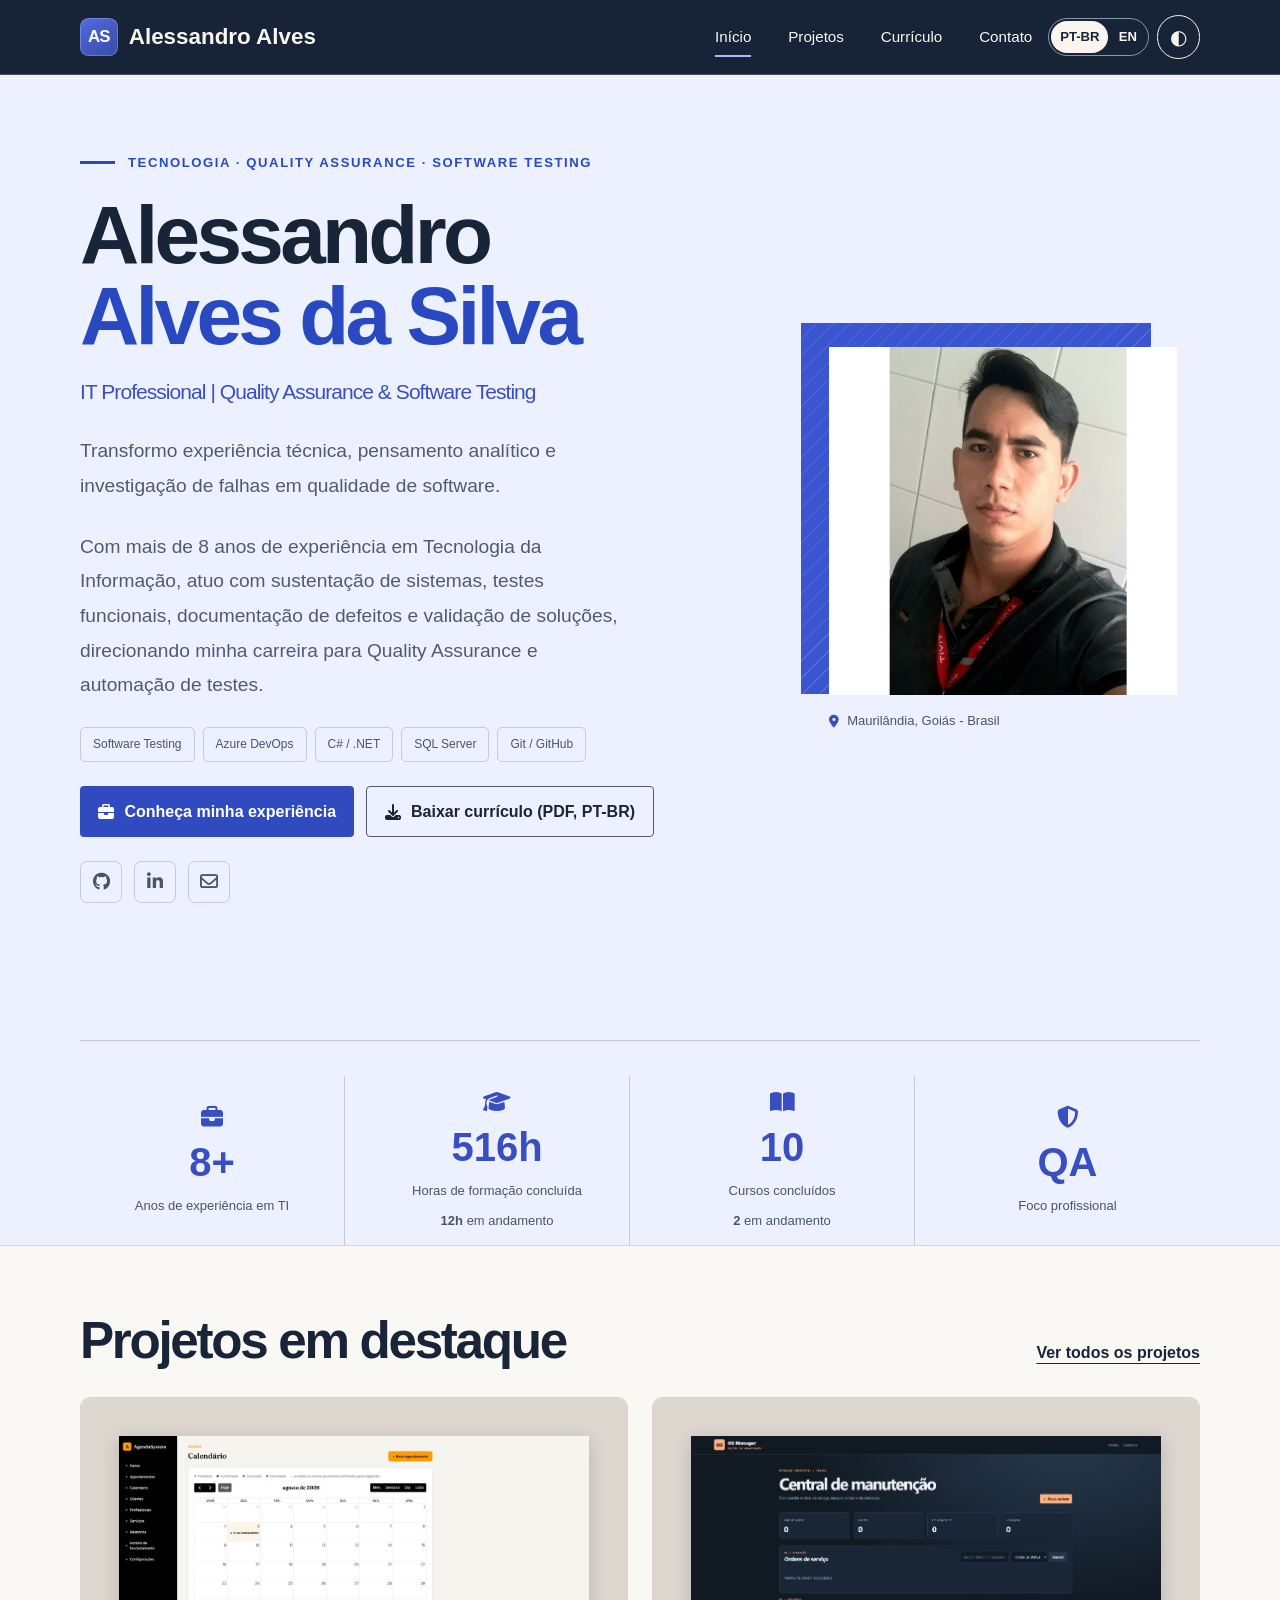
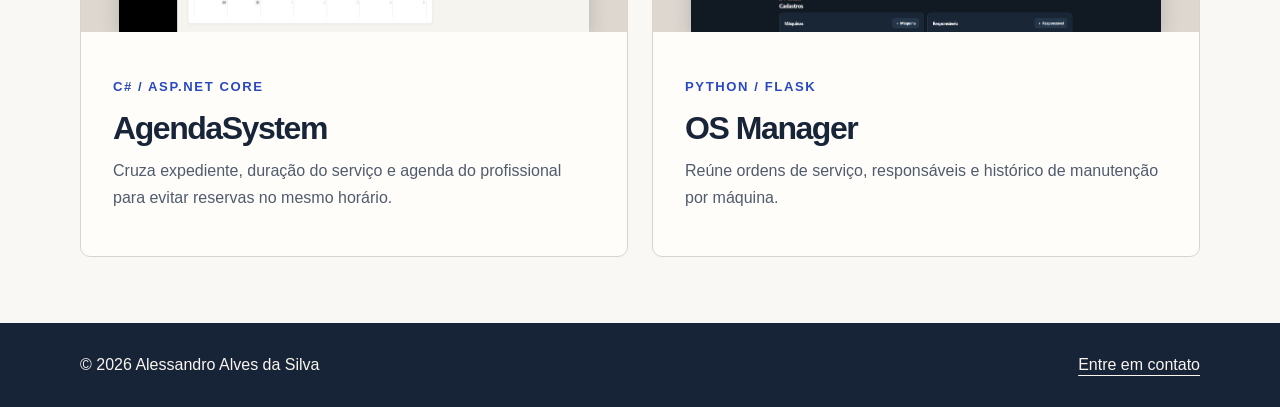
<file: index.html>
<!DOCTYPE html>
<html lang="pt-BR">

<head>
    <meta charset="utf-8" />
    <meta content="width=device-width, initial-scale=1.0" name="viewport" />
    <link href="https://alessandroasilva1912.github.io/portfolio/index.html" rel="canonical" />
    <meta name="description" content="Portfólio profissional de Alessandro Alves da Silva.
    Experiência em Tecnologia da Informação, Quality Assurance,
    testes de software, Azure DevOps e desenvolvimento de sistemas." />
    <meta content="website" property="og:type" />
    <meta content="Alessandro Alves da Silva" property="og:title" />
    <meta
        content="Portfólio de Alessandro Alves da Silva. Experiência em testes funcionais, documentação de bugs e retestes de correções. Objetivo profissional em QA Júnior."
        property="og:description" />
    <meta content="https://alessandroasilva1912.github.io/portfolio/img/FOTO_Perfil.jpg" property="og:image" />
    <meta content="https://alessandroasilva1912.github.io/portfolio/index.html" property="og:url" />
    <meta content="summary_large_image" name="twitter:card" />
    <meta content="Alessandro Alves da Silva | Objetivo: QA Júnior" name="twitter:title" />
    <meta
        content="Portfólio de Alessandro Alves da Silva. Experiência em testes funcionais, documentação de bugs e retestes de correções. Objetivo profissional em QA Júnior."
        name="twitter:description" />
    <meta content="https://alessandroasilva1912.github.io/portfolio/img/FOTO_Perfil.jpg" name="twitter:image" />
    <link href="img/favicon.svg" rel="icon" type="image/svg+xml" />
    <link rel="stylesheet" href="https://cdnjs.cloudflare.com/ajax/libs/font-awesome/6.7.2/css/all.min.css">
    <title>
        Alessandro Alves | Tecnologia &amp; Quality Assurance
    </title>
    <link href="css/portfolio.css" rel="stylesheet" />
    <script defer src="js/translations.js"></script>
    <script defer src="js/i18n.js"></script>
    <script defer="" src="js/portfolio.js">
    </script>
    <script defer src="js/course-data.js"></script>
    <script defer src="js/courses.js"></script>
</head>

<body>
    <a class="skip" href="#principal">
        Pular para o conteúdo
    </a>
    <header>
        <div class="wrap top">
            <a class="brand" href="index.html">
                <span aria-hidden="true" class="mark">AS</span>
                Alessandro Alves
            </a>
            <nav aria-label="Principal">
                <a aria-current="page" href="index.html">
                    Início
                </a>
                <a href="projetos_page.html">
                    Projetos
                </a>
                <a href="curriculo_page.html">
                    Currículo
                </a>
                <a href="contato_page.html">
                    Contato
                </a>
            </nav>
            <div class="header-tools">
                <div class="language-switch" role="group" aria-label="Idioma">
                    <button type="button" lang="pt-BR" data-lang="pt-BR" aria-label="Português do Brasil"
                        aria-pressed="true">PT-BR</button>
                    <button type="button" lang="en" data-lang="en" aria-label="English" aria-pressed="false">EN</button>
                </div>
                <button aria-label="Tema escuro" aria-pressed="false" class="theme" title="Alternar tema">
                    ◐
                </button>
            </div>
        </div>
    </header>
    <main id="principal">
        <section class="hero">
            <div class="wrap hero-grid">

                <!-- Apresentação profissional -->
                <div class="hero-content">

                    <p class="kicker">
                        Tecnologia · Quality Assurance · Software Testing
                    </p>

                    <h1>
                        Alessandro
                        <br />
                        <em>Alves da Silva</em>
                    </h1>

                    <h2 class="hero-professional-title">
                        IT Professional | Quality Assurance &amp; Software Testing
                    </h2>

                    <p class="intro">
                        Transformo experiência técnica, pensamento analítico
                        e investigação de falhas em qualidade de software.
                    </p>

                    <p class="intro">
                        Com mais de 8 anos de experiência em Tecnologia da
                        Informação, atuo com sustentação de sistemas, testes
                        funcionais, documentação de defeitos e validação de
                        soluções, direcionando minha carreira para Quality
                        Assurance e automação de testes.
                    </p>

                    <!-- Principais tecnologias -->
                    <div class="hero-skills">

                        <span>Software Testing</span>
                        <span>Azure DevOps</span>
                        <span>C# / .NET</span>
                        <span>SQL Server</span>
                        <span>Git / GitHub</span>

                    </div>

                    <!-- Botões principais -->
                    <div class="actions">

                        <a class="button" href="curriculo_page.html#experience">
                            <i class="fas fa-briefcase"></i>
                            Conheça minha experiência
                        </a>

                        <a class="button secondary" download href="doc/AlessandroCV.pdf" hreflang="pt-BR" data-resume>
                            <i class="fas fa-download"></i>
                            Baixar currículo (PDF, PT-BR)
                        </a>

                    </div>

                    <!-- Redes profissionais -->
                    <div class="hero-social">

                        <a href="https://github.com/AlessandroASilva1912" target="_blank" rel="noopener noreferrer"
                            aria-label="GitHub" title="GitHub">

                            <i class="fab fa-github"></i>

                        </a>

                        <a href="https://www.linkedin.com/in/alessandro-alves-264b31196/" target="_blank"
                            rel="noopener noreferrer" aria-label="LinkedIn" title="LinkedIn">

                            <i class="fab fa-linkedin-in"></i>

                        </a>

                        <a href="mailto:alessandro.alves21017@outlook.com" aria-label="Enviar e-mail"
                            title="Enviar e-mail">

                            <i class="far fa-envelope"></i>

                        </a>

                    </div>

                </div>

                <!-- Fotografia profissional -->
                <figure class="portrait">

                    <div class="frame">

                        <img alt="Retrato de Alessandro Alves da Silva" src="img/FOTO_Perfil.jpg"
                            fetchpriority="high" />

                    </div>

                    <figcaption>
                        <i class="fas fa-map-marker-alt"></i>
                        Maurilândia, Goiás - Brasil
                    </figcaption>

                </figure>

            </div>

            <!-- Indicadores profissionais -->
            <div class="wrap hero-stats">

                <div class="hero-stat">

                    <i class="fas fa-briefcase"></i>

                    <strong>8+</strong>

                    <span>Anos de experiência em TI</span>

                </div>

                <div class="hero-stat">

                    <i class="fas fa-graduation-cap"></i>

                    <strong data-course-stat="completedHours">—</strong>

                    <span>Horas de formação concluída</span>
                    <span class="course-secondary"><b data-course-stat="ongoingHours">—</b> <span>em
                            andamento</span></span>

                </div>

                <div class="hero-stat">

                    <i class="fas fa-book-open"></i>

                    <strong data-course-stat="completed">—</strong>

                    <span>Cursos concluídos</span>
                    <span class="course-secondary"><b data-course-stat="ongoing">—</b> <span>em andamento</span></span>

                </div>

                <div class="hero-stat">

                    <i class="fas fa-shield-alt"></i>

                    <strong>QA</strong>

                    <span>Foco profissional</span>

                </div>

            </div>

        </section>
        <section class="wrap section">
            <div class="heading">
                <h2>
                    Projetos em destaque
                </h2>
                <a href="projetos_page.html">
                    Ver todos os projetos
                </a>
            </div>
            <div class="previews">
                <a class="preview" href="projetos_page.html#agendasystem">
                    <div class="mat">
                        <img alt="AgendaSystem - Calendário de agendamentos" loading="lazy"
                            src="img/Projetos/Agenda/Calendário de agendamentos.jpg" />
                    </div>
                    <div class="preview-copy">
                        <p class="kicker">
                            C# / ASP.NET Core
                        </p>
                        <h3>
                            AgendaSystem
                        </h3>
                        <p>
                            Cruza expediente, duração do serviço e agenda do profissional para evitar reservas no mesmo
                            horário.
                        </p>
                    </div>
                </a>
                <a class="preview" href="projetos_page.html#os-manager">
                    <div class="mat">
                        <img alt="OS Manager - Dashboard" loading="lazy" src="img/Projetos/OS/Tela Inicial.jpeg" />
                    </div>
                    <div class="preview-copy">
                        <p class="kicker">
                            Python / Flask
                        </p>
                        <h3>
                            OS Manager
                        </h3>
                        <p>
                            Reúne ordens de serviço, responsáveis e histórico de manutenção por máquina.
                        </p>
                    </div>
                </a>
            </div>
        </section>
    </main>
    <footer>
        <div class="wrap foot">
            <span>
                © 2026 Alessandro Alves da Silva
            </span>
            <a href="contato_page.html">
                Entre em contato
            </a>
        </div>
    </footer>
</body>

</html>
</file>
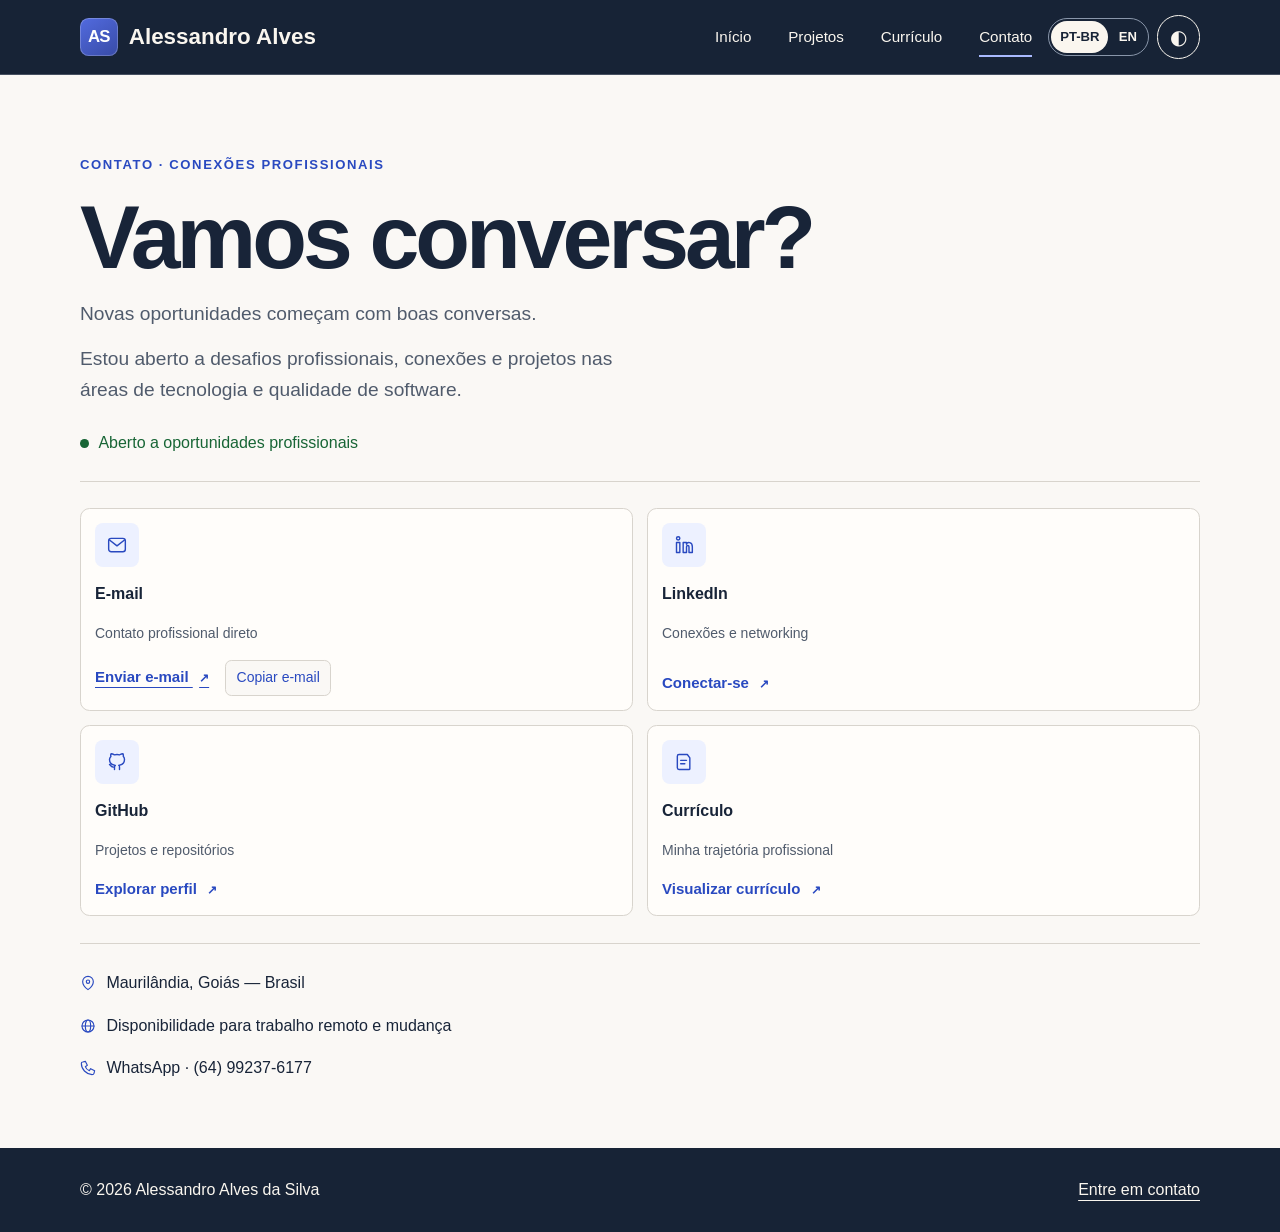
<file: contato_page.html>
<!DOCTYPE html>
<html lang="pt-BR">

<head>
    <meta charset="utf-8" />
    <meta content="width=device-width, initial-scale=1.0" name="viewport" />
    <link href="https://alessandroasilva1912.github.io/portfolio/contato_page.html" rel="canonical" />
    <meta content="Contato de Alessandro Alves da Silva para oportunidades de QA Júnior." name="description" />
    <meta content="website" property="og:type" />
    <meta content="Contato — Alessandro Alves da Silva" property="og:title" />
    <meta content="Contato de Alessandro Alves da Silva para oportunidades de QA Júnior." property="og:description" />
    <meta content="https://alessandroasilva1912.github.io/portfolio/img/FOTO_Perfil.jpg" property="og:image" />
    <meta content="https://alessandroasilva1912.github.io/portfolio/contato_page.html" property="og:url" />
    <meta content="summary_large_image" name="twitter:card" />
    <meta content="Contato — Alessandro Alves da Silva" name="twitter:title" />
    <meta content="Contato de Alessandro Alves da Silva para oportunidades de QA Júnior." name="twitter:description" />
    <meta content="https://alessandroasilva1912.github.io/portfolio/img/FOTO_Perfil.jpg" name="twitter:image" />
    <link href="img/favicon.svg" rel="icon" type="image/svg+xml" />
    <title>
        Contato - Alessandro Alves da Silva
    </title>
    <link href="css/portfolio.css" rel="stylesheet" />
    <script defer src="js/translations.js"></script>
    <link href="css/contact.css" rel="stylesheet" />
    <script defer src="js/i18n.js"></script>
    <script defer="" src="js/portfolio.js">
    </script>
</head>

<body>
    <a class="skip" href="#principal">
        Pular para o conteúdo
    </a>
    <header>
        <div class="wrap top">
            <a class="brand" href="index.html">
                <span aria-hidden="true" class="mark">AS</span>
                Alessandro Alves
            </a>
            <nav aria-label="Principal">
                <a href="index.html">
                    Início
                </a>
                <a href="projetos_page.html">
                    Projetos
                </a>
                <a href="curriculo_page.html">
                    Currículo
                </a>
                <a aria-current="page" href="contato_page.html">
                    Contato
                </a>
            </nav>
            <div class="header-tools">
                <div class="language-switch" role="group" aria-label="Idioma">
                    <button type="button" lang="pt-BR" data-lang="pt-BR" aria-label="Português do Brasil"
                        aria-pressed="true">PT-BR</button>
                    <button type="button" lang="en" data-lang="en" aria-label="English" aria-pressed="false">EN</button>
                </div>
                <button aria-label="Tema escuro" aria-pressed="false" class="theme" title="Alternar tema">
                    ◐
                </button>
            </div>
        </div>
    </header>
    <main id="principal">
        <div class="wrap section">
            <p class="kicker">
                Contato · Conexões profissionais
            </p>
            <h1>
                Vamos conversar?
            </h1>
            <p class="intro">
                Novas oportunidades começam com boas conversas.
            </p>
            <p class="intro">
                Estou aberto a desafios profissionais, conexões e projetos nas áreas de tecnologia e qualidade de
                software.
            </p>
            <p class="contact-status">Aberto a oportunidades profissionais</p>
            <div class="contact-grid">
                <div class="channel-card email-card">
                    <span class="channel-icon"><svg aria-hidden="true" focusable="false" viewBox="0 0 24 24" fill="none"
                            stroke="currentColor" stroke-width="1.7" stroke-linecap="round" stroke-linejoin="round">
                            <rect x="2" y="4" width="20" height="16" rx="3" />
                            <path d="m3 6 9 7 9-7" />
                        </svg></span>
                    <strong>E-mail</strong>
                    <span class="channel-description">Contato profissional direto</span>
                    <div class="email-actions">
                        <a class="channel-action" href="mailto:alessandro.alves21017@outlook.com">Enviar e-mail <span
                                aria-hidden="true">↗</span></a>
                        <button type="button" id="copy-email" hidden>Copiar e-mail</button>
                    </div>
                    <span id="copy-feedback" role="status"></span>
                    <input id="manual-email" aria-label="E-mail" readonly hidden>
                </div>
                <a class="channel-card" href="https://www.linkedin.com/in/alessandro-alves-264b31196/">
                    <span class="channel-icon"><svg aria-hidden="true" focusable="false" viewBox="0 0 24 24" fill="none"
                            stroke="currentColor" stroke-width="1.7" stroke-linecap="round" stroke-linejoin="round">
                            <rect x="3" y="9" width="4" height="12" />
                            <circle cx="5" cy="4" r="2" />
                            <path d="M11 21V9h4v2c1-3 7-3 7 3v7h-4v-7c0-2-3-2-3 0v7z" />
                        </svg></span>
                    <strong>LinkedIn</strong>
                    <span class="channel-description">Conexões e networking</span>
                    <span class="channel-action">Conectar-se <span aria-hidden="true">↗</span></span>
                </a>
                <a class="channel-card" href="https://github.com/AlessandroASilva1912">
                    <span class="channel-icon"><svg aria-hidden="true" focusable="false" viewBox="0 0 24 24" fill="none"
                            stroke="currentColor" stroke-width="1.7" stroke-linecap="round" stroke-linejoin="round">
                            <path
                                d="M9 21v-3c-4 1-4-2-6-3m12 6v-3c0-1-.3-2-1-2 4-.5 7-2.1 7-7 0-1.5-.5-2.8-1.5-3.8.2-1 .2-2.2-.4-3.2-1.8 0-3 .8-4 1.4a14 14 0 0 0-6.2 0C7.5 2.5 6.4 2 5 2c-.6 1.1-.7 2.3-.3 3.4C3.6 6.4 3 7.7 3 9c0 4.8 3 6.5 7 7-.8.6-1 1.3-1 2" />
                        </svg></span>
                    <strong>GitHub</strong>
                    <span class="channel-description">Projetos e repositórios</span>
                    <span class="channel-action">Explorar perfil <span aria-hidden="true">↗</span></span>
                </a>
                <a class="channel-card" href="curriculo_page.html">
                    <span class="channel-icon"><svg aria-hidden="true" focusable="false" viewBox="0 0 24 24" fill="none"
                            stroke="currentColor" stroke-width="1.7" stroke-linecap="round" stroke-linejoin="round">
                            <path d="M6 3h10l3 4v13a1 1 0 0 1-1 1H6a2 2 0 0 1-2-2V5a2 2 0 0 1 2-2Z" />
                            <path d="M8 10h7m-7 4h5" />
                        </svg></span>
                    <strong>Currículo</strong>
                    <span class="channel-description">Minha trajetória profissional</span>
                    <span class="channel-action">Visualizar currículo <span aria-hidden="true">↗</span></span>
                </a>
            </div>
            <div class="contact-details">
                <a href="https://maps.google.com/?q=Maurilândia,GO,Brasil"><svg aria-hidden="true" focusable="false"
                        viewBox="0 0 24 24" fill="none" stroke="currentColor" stroke-width="1.7" stroke-linecap="round"
                        stroke-linejoin="round">
                        <path d="M20 10c0 6-8 12-8 12S4 16 4 10a8 8 0 0 1 16 0Z" />
                        <circle cx="12" cy="10" r="2.5" />
                    </svg> Maurilândia, Goiás — Brasil</a>
                <p><svg aria-hidden="true" focusable="false" viewBox="0 0 24 24" fill="none" stroke="currentColor"
                        stroke-width="1.7" stroke-linecap="round" stroke-linejoin="round">
                        <circle cx="12" cy="12" r="9" />
                        <ellipse cx="12" cy="12" rx="4" ry="9" />
                        <path d="M3 12h18" />
                    </svg> Disponibilidade para trabalho remoto e mudança</p>
                <a href="https://wa.me/5564992376177"><svg aria-hidden="true" focusable="false" viewBox="0 0 24 24"
                        fill="none" stroke="currentColor" stroke-width="1.7" stroke-linecap="round"
                        stroke-linejoin="round">
                        <path d="m4 3 4-1 3 6-3 2c1 3 3 5 6 6l2-3 6 3-1 4c-.4 1.5-2 2-3 2C9 21 2 14 2 5c0-1 1-2 2-2Z" />
                    </svg> WhatsApp · (64) 99237-6177</a>
            </div>
        </div>
    </main>
    <footer>
        <div class="wrap foot">
            <span>
                © 2026 Alessandro Alves da Silva
            </span>
            <a href="contato_page.html">
                Entre em contato
            </a>
        </div>
    </footer>
</body>

</html>
</file>
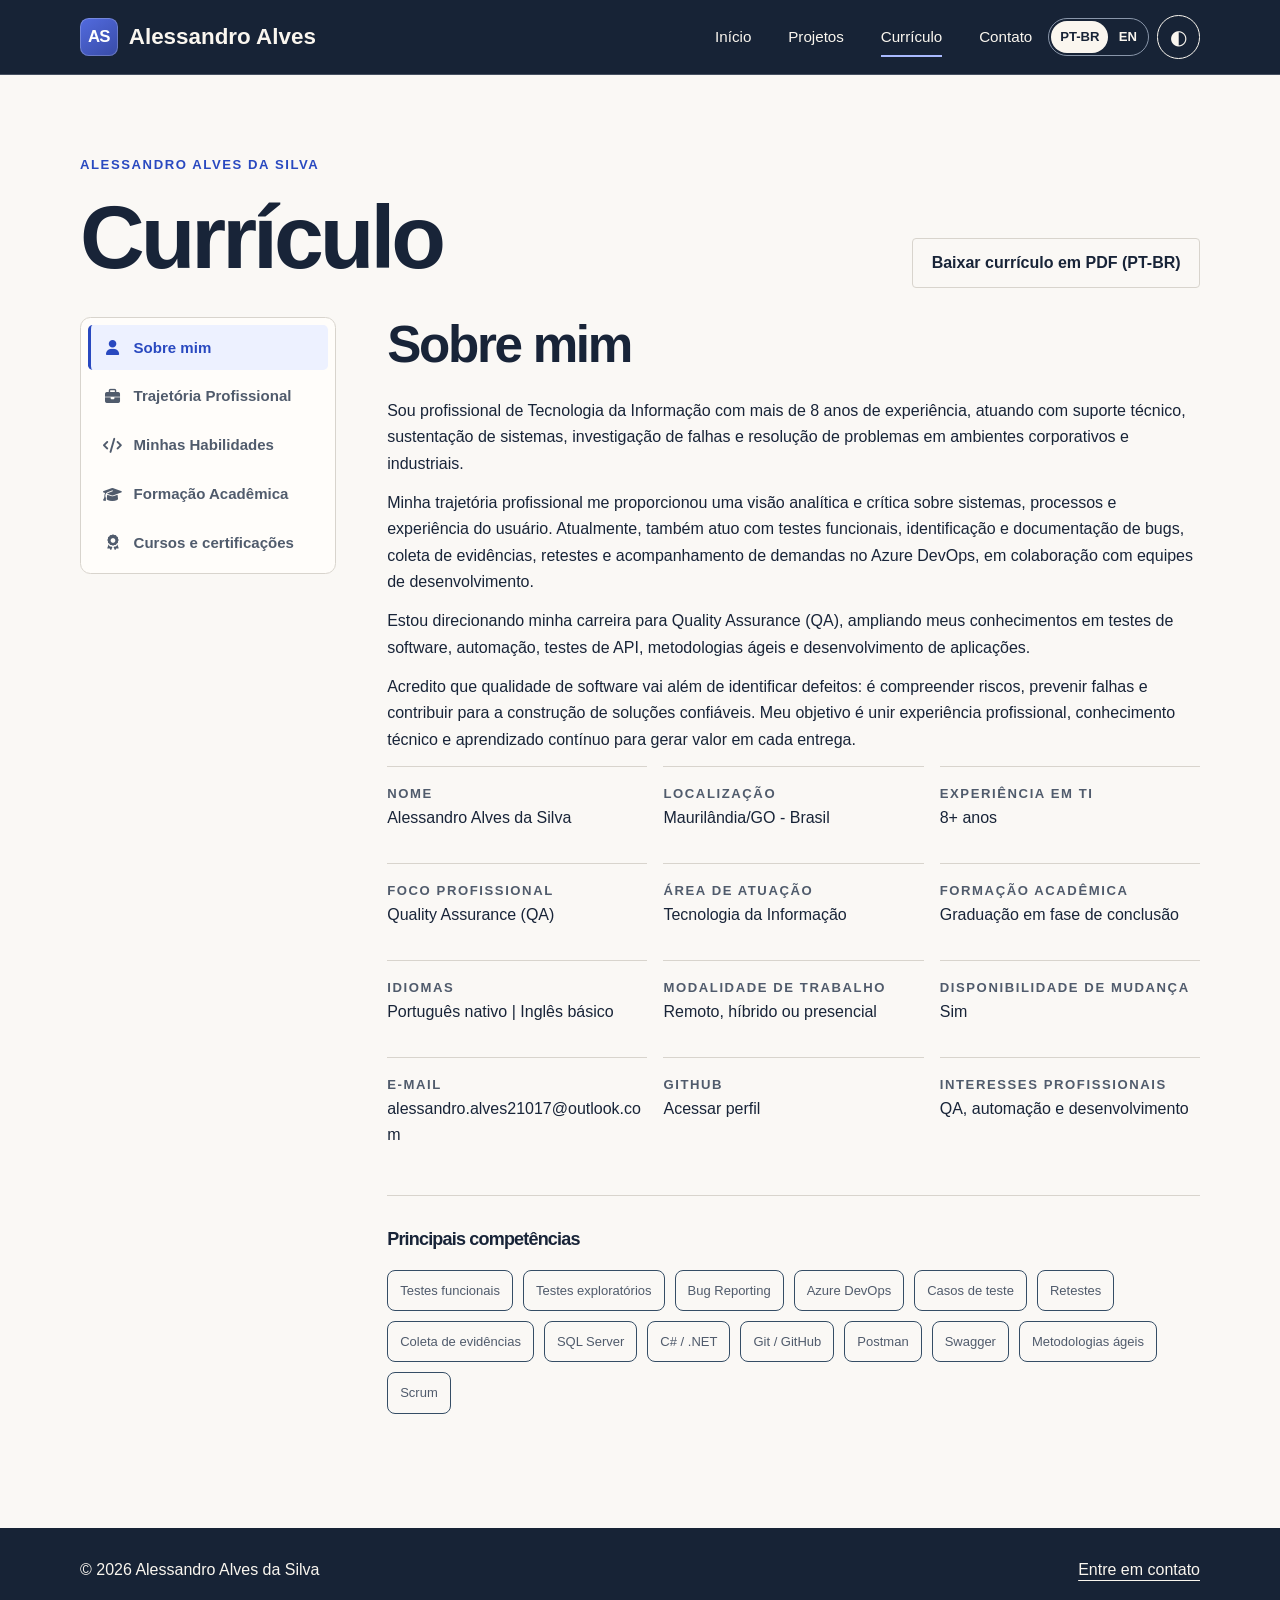
<file: curriculo_page.html>
<!DOCTYPE html>
<html lang="pt-BR">

<head>
    <meta charset="utf-8" />
    <meta content="width=device-width, initial-scale=1.0" name="viewport" />
    <link href="https://alessandroasilva1912.github.io/portfolio/curriculo_page.html" rel="canonical" />
    <meta
        content="Trajetória em suporte e testes na TIVIT, experiência com Azure DevOps e formação para atuar como Analista de Qualidade Júnior."
        name="description" />
    <meta content="website" property="og:type" />
    <meta content="Currículo — Alessandro Alves da Silva" property="og:title" />
    <meta
        content="Trajetória em suporte e testes na TIVIT, experiência com Azure DevOps e formação para atuar como Analista de Qualidade Júnior."
        property="og:description" />
    <meta content="https://alessandroasilva1912.github.io/portfolio/img/FOTO_Perfil.jpg" property="og:image" />
    <meta content="https://alessandroasilva1912.github.io/portfolio/curriculo_page.html" property="og:url" />
    <meta content="summary_large_image" name="twitter:card" />
    <meta content="Currículo — Alessandro Alves da Silva" name="twitter:title" />
    <meta
        content="Trajetória em suporte e testes na TIVIT, experiência com Azure DevOps e formação para atuar como Analista de Qualidade Júnior."
        name="twitter:description" />
    <meta content="https://alessandroasilva1912.github.io/portfolio/img/FOTO_Perfil.jpg" name="twitter:image" />
    <link href="img/favicon.svg" rel="icon" type="image/svg+xml" />
    <link rel="stylesheet" href="https://cdnjs.cloudflare.com/ajax/libs/font-awesome/6.7.2/css/all.min.css">
    <title>
        Currículo - Alessandro Alves da Silva
    </title>
    <link href="css/portfolio.css" rel="stylesheet" />
    <script defer src="js/translations.js"></script>
    <script defer src="js/i18n.js"></script>
    <script defer="" src="js/portfolio.js">
    </script>
    <link rel="stylesheet" href="css/courses.css" />
    <script defer src="js/course-data.js"></script>
    <script defer src="js/courses.js"></script>
</head>

<body>
    <a class="skip" href="#principal">
        Pular para o conteúdo
    </a>
    <header>
        <div class="wrap top">
            <a class="brand" href="index.html">
                <span aria-hidden="true" class="mark">AS</span>
                Alessandro Alves
            </a>
            <nav aria-label="Principal">
                <a href="index.html">
                    Início
                </a>
                <a href="projetos_page.html">
                    Projetos
                </a>
                <a aria-current="page" href="curriculo_page.html">
                    Currículo
                </a>
                <a href="contato_page.html">
                    Contato
                </a>
            </nav>
            <div class="header-tools">
                <div class="language-switch" role="group" aria-label="Idioma">
                    <button type="button" lang="pt-BR" data-lang="pt-BR" aria-label="Português do Brasil"
                        aria-pressed="true">PT-BR</button>
                    <button type="button" lang="en" data-lang="en" aria-label="English" aria-pressed="false">EN</button>
                </div>
                <button aria-label="Tema escuro" aria-pressed="false" class="theme" title="Alternar tema">
                    ◐
                </button>
            </div>
        </div>
    </header>
    <main id="principal">
        <div class="wrap section">
            <p class="kicker">
                Alessandro Alves da Silva
            </p>
            <div class="heading">
                <h1>
                    Currículo
                </h1>
                <a class="button secondary" download="" href="doc/AlessandroCV.pdf" hreflang="pt-BR" data-resume>
                    Baixar currículo em PDF (PT-BR)
                </a>
            </div>
            <div class="cv">
                <nav aria-label="Seções do currículo">
                    <a href="#about"><i class="fas fa-user" aria-hidden="true"></i> Sobre mim</a>
                    <a href="#experience"><i class="fas fa-briefcase" aria-hidden="true"></i> Trajetória
                        Profissional</a>
                    <a href="#skills"><i class="fas fa-code" aria-hidden="true"></i> Minhas Habilidades</a>
                    <a href="#education"><i class="fas fa-graduation-cap" aria-hidden="true"></i> Formação Acadêmica</a>
                    <a href="#certifications"><i class="fas fa-award" aria-hidden="true"></i> Cursos e certificações</a>
                </nav>
                <div>
                    <section class="content-section active" id="about">
                        <h2 class="section-title">
                            Sobre mim
                        </h2>
                        <div class="about-card">
                            <p class="about-text">
                                Sou profissional de Tecnologia da Informação com mais de 8 anos de experiência, atuando
                                com suporte técnico, sustentação de sistemas,
                                investigação de falhas e resolução de problemas em ambientes corporativos e industriais.
                            </p>
                            <p class="about-text">
                                Minha trajetória profissional me proporcionou uma visão analítica e crítica sobre
                                sistemas, processos e experiência do usuário. Atualmente,
                                também atuo com testes funcionais, identificação e documentação de bugs, coleta de
                                evidências, retestes e acompanhamento de demandas
                                no Azure DevOps, em colaboração com equipes de desenvolvimento.
                            </p>
                            <p class="about-text">
                                Estou direcionando minha carreira para Quality Assurance (QA), ampliando meus
                                conhecimentos em testes de software, automação, testes de API,
                                metodologias ágeis e desenvolvimento de aplicações.
                            </p>
                            <p class="about-text">
                                Acredito que qualidade de software vai além de identificar defeitos: é compreender
                                riscos, prevenir falhas e contribuir para a construção de
                                soluções confiáveis. Meu objetivo é unir experiência profissional, conhecimento técnico
                                e aprendizado contínuo para gerar valor em cada entrega.
                            </p>

                            <div class="personal-info">
                                <div class="info-item">
                                    <span class="info-label">Nome</span>
                                    <span class="info-value">
                                        Alessandro Alves da Silva
                                    </span>
                                </div>

                                <div class="info-item">
                                    <span class="info-label">Localização</span>
                                    <span class="info-value">
                                        Maurilândia/GO - Brasil
                                    </span>
                                </div>

                                <div class="info-item">
                                    <span class="info-label">Experiência em TI</span>
                                    <span class="info-value">
                                        8+ anos
                                    </span>
                                </div>

                                <div class="info-item">
                                    <span class="info-label">Foco Profissional</span>
                                    <span class="info-value">
                                        Quality Assurance (QA)
                                    </span>
                                </div>

                                <div class="info-item">
                                    <span class="info-label">Área de Atuação</span>
                                    <span class="info-value">
                                        Tecnologia da Informação
                                    </span>
                                </div>

                                <div class="info-item">
                                    <span class="info-label">Formação Acadêmica</span>
                                    <span class="info-value">
                                        Graduação em fase de conclusão
                                    </span>
                                </div>

                                <div class="info-item">
                                    <span class="info-label">Idiomas</span>
                                    <span class="info-value">
                                        Português nativo | Inglês básico
                                    </span>
                                </div>

                                <div class="info-item">
                                    <span class="info-label">Modalidade de Trabalho</span>
                                    <span class="info-value">
                                        Remoto, híbrido ou presencial
                                    </span>
                                </div>

                                <div class="info-item">
                                    <span class="info-label">Disponibilidade de Mudança</span>
                                    <span class="info-value">
                                        Sim
                                    </span>
                                </div>

                                <div class="info-item">
                                    <span class="info-label">E-mail</span>
                                    <span class="info-value">
                                        alessandro.alves21017@outlook.com
                                    </span>
                                </div>

                                <div class="info-item">
                                    <span class="info-label">GitHub</span>
                                    <span class="info-value">
                                        <a href="https://github.com/AlessandroASilva1912" target="_blank"
                                            rel="noopener noreferrer">
                                            Acessar perfil
                                        </a>
                                    </span>
                                </div>

                                <div class="info-item">
                                    <span class="info-label">Interesses Profissionais</span>
                                    <span class="info-value">
                                        QA, automação e desenvolvimento
                                    </span>
                                </div>
                            </div>
                            <!-- Principais competências -->
                            <div class="about-skills">

                                <h3>Principais competências</h3>

                                <div class="skills-tags">
                                    <span class="skill-tag">Testes funcionais</span>
                                    <span class="skill-tag">Testes exploratórios</span>
                                    <span class="skill-tag">Bug Reporting</span>
                                    <span class="skill-tag">Azure DevOps</span>
                                    <span class="skill-tag">Casos de teste</span>
                                    <span class="skill-tag">Retestes</span>
                                    <span class="skill-tag">Coleta de evidências</span>
                                    <span class="skill-tag">SQL Server</span>
                                    <span class="skill-tag">C# / .NET</span>
                                    <span class="skill-tag">Git / GitHub</span>
                                    <span class="skill-tag">Postman</span>
                                    <span class="skill-tag">Swagger</span>
                                    <span class="skill-tag">Metodologias ágeis</span>
                                    <span class="skill-tag">Scrum</span>
                                </div>

                            </div>
                        </div>
                    </section>
                    <!-- Seção de Experiência Profissional -->
                    <section class="content-section" id="experience">
                        <h2 class="section-title">
                            Trajetória Profissional
                        </h2>
                        <div class="timeline">
                            <!-- Experiência Profissional na TIVIT -->
                            <div class="experience-card is-current">
                                <div class="experience-heading">
                                    <div>
                                        <h3 class="job-title">Técnico de Suporte II</h3>
                                        <div class="company-info">TIVIT • Maurilândia/GO - Home Office</div>
                                    </div>
                                    <div class="date-range">Dezembro 2024 - Atualmente</div>
                                </div>
                                <div class="tech-stack">
                                    Azure DevOps · Excel · Sistemas ECM · SENSR.IT
                                </div>
                                <ul class="responsibilities">
                                    <li>
                                        Valido funcionalidades de sistemas ECM e documento as falhas com passos para
                                        reprodução, resultado esperado, resultado observado e evidências.
                                    </li>
                                    <li>
                                        Registro e acompanho os bugs no Azure DevOps. Quando a correção fica disponível,
                                        repito o cenário, registro o resultado no chamado e atualizo a planilha de
                                        acompanhamento.
                                    </li>
                                    <li>
                                        Atuação em sustentação de sistemas ECM, realizando análise, validação e
                                        tratamento
                                        de
                                        incidentes e requisições, assegurando a continuidade operacional dos serviços.
                                    </li>
                                    <li>
                                        Monitoramento de sistemas e aplicações, avaliando impactos no negócio e
                                        priorizando
                                        atendimentos conforme criticidade.
                                    </li>
                                    <li>
                                        Coleta, análise e documentação de evidências técnicas, garantindo
                                        rastreabilidade,
                                        conformidade
                                        com processos e encerramento adequado de chamados.
                                    </li>
                                </ul>
                            </div>
                            <div class="experience-card">
                                <div class="experience-heading">
                                    <div>
                                        <h3 class="company-info">TIVIT • Mineiros/GO - Presencial (Cliente BRF)</h3>
                                    </div>
                                    <div class="date-range">Maio 2021 - Dezembro 2024</div>
                                </div>
                                <div class="tech-stack">
                                    EXCEL | IoT
                                </div>
                                <ul class="responsibilities">
                                    <li>
                                        Suporte em ambiente IoT (Operação BRF), realizando monitoramento, configuração e
                                        manutenção
                                        de dispositivos conectados, atuando diretamente na resolução de falhas de
                                        conectividade e
                                        infraestrutura de hardware em ambiente industrial crítico.
                                    </li>
                                    <li>
                                        Apoio à segurança da informação, identificando comportamentos anômalos, falhas
                                        operacionais e
                                        riscos sistêmicos.
                                    </li>
                                    <li>
                                        Atuação alinhada às boas práticas ITIL, com foco em qualidade, SLA e melhoria
                                        contínua.
                                    </li>
                                </ul>
                            </div>
                            <!-- Experiência Profissional na Atvos-->
                            <div class="experience-card">
                                <div class="experience-heading">
                                    <div>
                                        <h3 class="job-title">Operador de Utilidades</h3>
                                        <div class="company-info">Atvos Unidade Água Emendada • Mineiros/GO - Presencial
                                        </div>
                                    </div>
                                    <div class="date-range">Setembro 2020 - Março 2021</div>
                                </div>
                                <ul class="responsibilities">
                                    <li>
                                        Monitoramento de sistemas de tratamento de água.
                                    </li>
                                    <li>
                                        Diagnóstico e resolução de problemas operacionais.
                                    </li>
                                </ul>
                            </div>
                            <!-- Experiência Profissional na Vale do Verdão 2019 a 2020 -->
                            <div class="experience-card">
                                <div class="experience-heading">
                                    <div>
                                        <h3 class="job-title">Operador de ETA e Osmose Reversa</h3>
                                        <div class="company-info">Vale do Verdão S/A • Maurilândia/GO - Presencial</div>
                                    </div>
                                    <div class="date-range">Abril 2019 - Agosto 2020</div>
                                </div>
                                <ul class="responsibilities">
                                    <li>
                                        Monitoramento de indicadores e controle de Caldeiras, ETA e Osmose Reversa.
                                    </li>
                                    <li>
                                        Inspeção e operação de equipamentos.
                                    </li>
                                    <li>
                                        Diagnóstico e resolução de problemas operacionais.
                                    </li>
                                </ul>
                            </div>
                            <!-- Experiência Profissional na Vale do Verdão 2018 -->
                            <div class="experience-card">
                                <div class="experience-heading">
                                    <div>
                                        <h3 class="job-title">Auxiliar de Caldeiras</h3>
                                        <div class="company-info">Vale do Verdão S/A • Maurilândia/GO - Presencial</div>
                                    </div>
                                    <div class="date-range">Maio 2018 - Novembro 2018</div>
                                </div>
                                <ul class="responsibilities">
                                    <li>
                                        Limpeza e auxílio nas operações de caldeiras, inspeção e manobras de válvulas.
                                    </li>
                                </ul>
                            </div>
                            <!-- Experiência como terceirizado na Rede Mega -->
                            <div class="experience-card">
                                <div class="experience-heading">
                                    <div>
                                        <h3 class="job-title">Técnico em Informática (Terceirizado)</h3>
                                        <div class="company-info">Rede Mega de Supermercados • Maurilândia/GO - Híbrido
                                        </div>
                                    </div>
                                    <div class="date-range">Fevereiro 2017 – Julho 2017</div>
                                </div>
                                <ul class="responsibilities">
                                    <li>
                                        Suporte técnico a sistemas de PDV (Ponto de Venda) em ambiente Linux (Debian).
                                    </li>
                                    <li>
                                        Montagem e Manutenção de computadores corporativos.
                                    </li>
                                    <li>
                                        Suporte técnico remoto e presencial a usuários finais.
                                    </li>
                                    <li>
                                        Diagnóstico e resolução de problemas em hardware e software.
                                    </li>
                                </ul>
                            </div>
                            <!-- Experiência autônoma como técnico em informática -->
                            <div class="experience-card">
                                <div class="experience-heading">
                                    <div>
                                        <h3 class="job-title">Técnico em Informática</h3>
                                        <div class="company-info">Autônomo</div>
                                    </div>
                                    <div class="date-range">2016 – 2020</div>
                                </div>
                                <ul class="responsibilities">
                                    <li>
                                        Montagem e Manutenção de computadores E Notebook.
                                    </li>
                                    <li>
                                        Diagnóstico e resolução de problemas em hardware e software.
                                    </li>
                                </ul>
                            </div>
                        </div>
                    </section>

                    <!-- Seção de Habilidades -->
                    <div class="content-section" id="skills">

                        <h2 class="section-title">Minhas Habilidades</h2>

                        <p class="skills-intro">
                            Competências técnicas e profissionais desenvolvidas ao longo
                            da minha trajetória, combinando experiência corporativa,
                            projetos práticos e aprendizado contínuo.
                        </p>

                        <!-- Legenda dos níveis de conhecimento -->
                        <div class="skills-legend">

                            <div class="legend-item">
                                <span class="skill-dot professional"></span>
                                Experiência profissional
                            </div>

                            <div class="legend-item">
                                <span class="skill-dot project"></span>
                                Experiência em projetos
                            </div>

                            <div class="legend-item">
                                <span class="skill-dot learning"></span>
                                Em desenvolvimento
                            </div>

                        </div>

                        <div class="skills-container">

                            <!-- Quality Assurance -->
                            <div class="skill-category">

                                <h3>Quality Assurance &amp; Software Testing</h3>

                                <p class="skill-description">
                                    Experiência prática na validação de sistemas corporativos,
                                    identificação de defeitos, documentação de evidências
                                    e acompanhamento de correções junto às equipes
                                    de desenvolvimento.
                                </p>

                                <div class="skills-grid">

                                    <div class="skill-item professional">
                                        <div class="skill-name">Testes funcionais</div>
                                    </div>

                                    <div class="skill-item professional">
                                        <div class="skill-name">Elaboração de casos de teste</div>
                                    </div>

                                    <div class="skill-item professional">
                                        <div class="skill-name">Bug Reporting</div>
                                    </div>

                                    <div class="skill-item professional">
                                        <div class="skill-name">Retestes de correções</div>
                                    </div>

                                    <div class="skill-item professional">
                                        <div class="skill-name">Coleta de evidências</div>
                                    </div>

                                    <div class="skill-item professional">
                                        <div class="skill-name">Investigação de defeitos</div>
                                    </div>

                                    <div class="skill-item professional">
                                        <div class="skill-name">Validação de regras de negócio</div>
                                    </div>

                                    <div class="skill-item professional">
                                        <div class="skill-name">Testes de usabilidade</div>
                                    </div>

                                    <div class="skill-item professional">
                                        <div class="skill-name">Rastreabilidade de defeitos</div>
                                    </div>

                                    <div class="skill-item professional">
                                        <div class="skill-name">Ambientes de homologação</div>
                                    </div>

                                    <div class="skill-item learning">
                                        <div class="skill-name">Testes exploratórios</div>
                                    </div>

                                    <div class="skill-item learning">
                                        <div class="skill-name">Testes de regressão</div>
                                    </div>

                                </div>
                            </div>

                            <!-- Ferramentas de QA -->
                            <div class="skill-category">

                                <h3>Ferramentas &amp; Tecnologias de QA</h3>

                                <p class="skill-description">
                                    Ferramentas utilizadas para gerenciamento de defeitos,
                                    validação de sistemas, análise de dados e testes de aplicações.
                                </p>

                                <div class="skills-grid">

                                    <div class="skill-item professional">
                                        <div class="skill-name">Azure DevOps</div>
                                    </div>

                                    <div class="skill-item project">
                                        <div class="skill-name">Postman</div>
                                    </div>

                                    <div class="skill-item project">
                                        <div class="skill-name">Swagger / OpenAPI</div>
                                    </div>

                                    <div class="skill-item project">
                                        <div class="skill-name">SQL Server</div>
                                    </div>

                                    <div class="skill-item project">
                                        <div class="skill-name">Consultas SQL</div>
                                    </div>

                                    <div class="skill-item project">
                                        <div class="skill-name">Git</div>
                                    </div>

                                    <div class="skill-item project">
                                        <div class="skill-name">GitHub</div>
                                    </div>

                                </div>
                            </div>

                            <!-- Metodologias Ágeis -->
                            <div class="skill-category">

                                <h3>Metodologias &amp; Processos Ágeis</h3>

                                <div class="skills-grid">

                                    <div class="skill-item professional">
                                        <div class="skill-name">Scrum</div>
                                    </div>

                                    <div class="skill-item professional">
                                        <div class="skill-name">Daily Meeting</div>
                                    </div>

                                    <div class="skill-item professional">
                                        <div class="skill-name">Sprint Planning</div>
                                    </div>

                                    <div class="skill-item professional">
                                        <div class="skill-name">Sprint Review</div>
                                    </div>

                                    <div class="skill-item professional">
                                        <div class="skill-name">Sprint Retrospective</div>
                                    </div>

                                    <div class="skill-item professional">
                                        <div class="skill-name">Ciclo de vida de bugs</div>
                                    </div>

                                    <div class="skill-item professional">
                                        <div class="skill-name">Colaboração com desenvolvedores</div>
                                    </div>

                                    <div class="skill-item learning">
                                        <div class="skill-name">Ciclo de vida de software (SDLC)</div>
                                    </div>

                                </div>
                            </div>

                            <!-- Suporte e Operações -->
                            <div class="skill-category">

                                <h3>Suporte &amp; Operações de TI</h3>

                                <div class="skills-grid">

                                    <div class="skill-item professional">
                                        <div class="skill-name">Suporte técnico N1/N2</div>
                                    </div>

                                    <div class="skill-item professional">
                                        <div class="skill-name">Suporte remoto e presencial</div>
                                    </div>

                                    <div class="skill-item professional">
                                        <div class="skill-name">Sustentação de sistemas ECM</div>
                                    </div>

                                    <div class="skill-item professional">
                                        <div class="skill-name">Investigação de incidentes</div>
                                    </div>

                                    <div class="skill-item professional">
                                        <div class="skill-name">Troubleshooting</div>
                                    </div>

                                    <div class="skill-item professional">
                                        <div class="skill-name">Rastreabilidade de incidentes</div>
                                    </div>

                                    <div class="skill-item professional">
                                        <div class="skill-name">Sistemas de PDV</div>
                                    </div>

                                    <div class="skill-item professional">
                                        <div class="skill-name">Automação comercial</div>
                                    </div>

                                    <div class="skill-item professional">
                                        <div class="skill-name">Práticas ITIL</div>
                                    </div>

                                    <div class="skill-item professional">
                                        <div class="skill-name">Gestão de SLA</div>
                                    </div>

                                </div>
                            </div>

                            <!-- Desenvolvimento -->
                            <div class="skill-category">

                                <h3>Sistemas &amp; Desenvolvimento</h3>

                                <div class="skills-grid">

                                    <div class="skill-item project">
                                        <div class="skill-name">C#</div>
                                    </div>

                                    <div class="skill-item project">
                                        <div class="skill-name">ASP.NET Core</div>
                                    </div>

                                    <div class="skill-item project">
                                        <div class="skill-name">.NET</div>
                                    </div>

                                    <div class="skill-item project">
                                        <div class="skill-name">Programação orientada a objetos</div>
                                    </div>

                                    <div class="skill-item project">
                                        <div class="skill-name">Python</div>
                                    </div>

                                    <div class="skill-item project">
                                        <div class="skill-name">Automação de processos</div>
                                    </div>

                                    <div class="skill-item project">
                                        <div class="skill-name">APIs REST</div>
                                    </div>

                                    <div class="skill-item project">
                                        <div class="skill-name">HTML5</div>
                                    </div>

                                    <div class="skill-item project">
                                        <div class="skill-name">CSS3</div>
                                    </div>

                                    <div class="skill-item professional">
                                        <div class="skill-name">Windows</div>
                                    </div>

                                    <div class="skill-item project">
                                        <div class="skill-name">Linux (Debian)</div>
                                    </div>

                                    <div class="skill-item project">
                                        <div class="skill-name">GitHub Copilot</div>
                                    </div>

                                </div>
                            </div>

                            <!-- Infraestrutura -->
                            <div class="skill-category">

                                <h3>Infraestrutura &amp; Segurança</h3>

                                <div class="skills-grid">

                                    <div class="skill-item professional">
                                        <div class="skill-name">Diagnóstico de hardware</div>
                                    </div>

                                    <div class="skill-item professional">
                                        <div class="skill-name">Montagem e manutenção de computadores</div>
                                    </div>

                                    <div class="skill-item professional">
                                        <div class="skill-name">Monitoramento de dispositivos IoT</div>
                                    </div>

                                    <div class="skill-item professional">
                                        <div class="skill-name">Redes locais</div>
                                    </div>

                                    <div class="skill-item professional">
                                        <div class="skill-name">Conectividade TCP/IP</div>
                                    </div>

                                    <div class="skill-item professional">
                                        <div class="skill-name">Segurança da informação</div>
                                    </div>

                                    <div class="skill-item professional">
                                        <div class="skill-name">Prevenção de riscos</div>
                                    </div>

                                </div>
                            </div>

                            <!-- Competências comportamentais -->
                            <div class="skill-category">

                                <h3>Competências Comportamentais</h3>

                                <div class="skills-grid">

                                    <div class="skill-item">
                                        <div class="skill-name">Pensamento analítico</div>
                                    </div>

                                    <div class="skill-item">
                                        <div class="skill-name">Atenção aos detalhes</div>
                                    </div>

                                    <div class="skill-item">
                                        <div class="skill-name">Senso crítico</div>
                                    </div>

                                    <div class="skill-item">
                                        <div class="skill-name">Resolução de problemas</div>
                                    </div>

                                    <div class="skill-item">
                                        <div class="skill-name">Comunicação técnica</div>
                                    </div>

                                    <div class="skill-item">
                                        <div class="skill-name">Documentação técnica</div>
                                    </div>

                                    <div class="skill-item">
                                        <div class="skill-name">Trabalho em equipe</div>
                                    </div>

                                    <div class="skill-item">
                                        <div class="skill-name">Autonomia e responsabilidade</div>
                                    </div>

                                    <div class="skill-item">
                                        <div class="skill-name">Organização e padronização (5S)</div>
                                    </div>

                                    <div class="skill-item">
                                        <div class="skill-name">Resiliência em ambientes críticos</div>
                                    </div>

                                    <div class="skill-item">
                                        <div class="skill-name">Aprendizado contínuo</div>
                                    </div>

                                </div>
                            </div>

                            <!-- Aprendizado e evolução -->
                            <div class="skill-category learning-category">

                                <h3>Em Desenvolvimento</h3>

                                <p class="skill-description">
                                    Tecnologias e competências que fazem parte do meu plano
                                    de desenvolvimento profissional, com foco na especialização
                                    em qualidade de software e automação de testes.
                                </p>

                                <div class="skills-grid">

                                    <div class="skill-item learning">
                                        <div class="skill-name">Automação de testes</div>
                                    </div>

                                    <div class="skill-item learning">
                                        <div class="skill-name">Cypress</div>
                                    </div>

                                    <div class="skill-item learning">
                                        <div class="skill-name">Playwright</div>
                                    </div>

                                    <div class="skill-item learning">
                                        <div class="skill-name">Testes automatizados de API</div>
                                    </div>

                                    <div class="skill-item learning">
                                        <div class="skill-name">Postman / Newman</div>
                                    </div>

                                    <div class="skill-item learning">
                                        <div class="skill-name">CI/CD</div>
                                    </div>

                                    <div class="skill-item learning">
                                        <div class="skill-name">Testes de performance</div>
                                    </div>

                                    <div class="skill-item learning">
                                        <div class="skill-name">Quality Engineering</div>
                                    </div>

                                    <div class="skill-item learning">
                                        <div class="skill-name">Fundamentos ISTQB</div>
                                    </div>

                                </div>
                            </div>

                        </div>
                    </div>
                    <!-- Seção de Formação Acadêmica e Cursos Complementares -->
                    <!-- Seção de Formação Acadêmica -->
                    <section class="content-section" id="education">

                        <h2 class="section-title">Formação Acadêmica</h2>

                        <p class="education-intro">
                            Minha trajetória acadêmica e o desenvolvimento contínuo
                            de competências técnicas, analíticas e profissionais.
                        </p>

                        <!-- Ensino Superior -->
                        <div class="education-card">

                            <div class="education-header">

                                <div class="date-range">2024 — 2027</div>

                                <span class="education-status in-progress">
                                    <span class="status-dot"></span>
                                    Em andamento
                                </span>

                            </div>

                            <div class="education-heading">

                                <div class="education-icon">
                                    <i class="fas fa-graduation-cap"></i>
                                </div>

                                <div>
                                    <h3 class="education-title">
                                        Análise e Desenvolvimento de Sistemas
                                    </h3>

                                    <div class="institution">
                                        Faculdade Focus · Ensino Superior Tecnológico
                                    </div>

                                    <div class="education-forecast">
                                        Previsão de conclusão: 2027
                                    </div>
                                </div>

                            </div>

                            <p class="education-description">
                                Formação voltada à análise, desenvolvimento e manutenção
                                de sistemas computacionais, abrangendo programação,
                                engenharia de software, bancos de dados, análise de requisitos
                                e gestão de projetos de tecnologia.
                            </p>

                            <div class="education-tags">
                                <span>Engenharia de Software</span>
                                <span>Desenvolvimento de Sistemas</span>
                                <span>Lógica de Programação</span>
                                <span>Banco de Dados</span>
                                <span>Análise de Requisitos</span>
                                <span>Gestão de Projetos</span>
                            </div>

                        </div>

                        <!-- Formação Técnica -->
                        <div class="education-card">

                            <div class="education-header">

                                <div class="date-range">2024 — 2025</div>

                                <span class="education-status completed">
                                    <i class="fas fa-check"></i>
                                    Concluído
                                </span>

                            </div>

                            <div class="education-heading">

                                <div class="education-icon">
                                    <i class="fas fa-boxes-stacked"></i>
                                </div>

                                <div>
                                    <h3 class="education-title">
                                        Técnico em Logística
                                    </h3>

                                    <div class="institution">
                                        SENAC · Formação Técnica
                                    </div>
                                </div>

                            </div>

                            <p class="education-description">
                                Formação técnica direcionada ao planejamento,
                                controle e gestão de processos logísticos,
                                organização de recursos e melhoria de operações,
                                contribuindo para uma visão analítica e orientada
                                à eficiência dos processos.
                            </p>

                            <div class="education-tags">
                                <span>Gestão de Processos</span>
                                <span>Planejamento Operacional</span>
                                <span>Organização</span>
                                <span>Controle de Operações</span>
                                <span>Melhoria Contínua</span>
                            </div>

                        </div>

                        <!-- Ensino Médio -->
                        <div class="education-card">

                            <div class="education-header">

                                <div class="date-range">2014</div>

                                <span class="education-status completed">
                                    <i class="fas fa-check"></i>
                                    Concluído
                                </span>

                            </div>

                            <div class="education-heading">

                                <div class="education-icon">
                                    <i class="fas fa-school"></i>
                                </div>

                                <div>
                                    <h3 class="education-title">
                                        Ensino Médio
                                    </h3>

                                    <div class="institution">
                                        CESAF · Maurilândia/GO
                                    </div>
                                </div>

                            </div>

                        </div>

                    </section>
                    <!-- Seção de Cursos e Certificações -->
                    <section class="content-section" id="certifications">

                        <h2 class="section-title">Cursos &amp; Certificações</h2>

                        <p class="education-intro">
                            Investimento contínuo em desenvolvimento profissional,
                            aprimoramento técnico e aquisição de novas competências
                            nas áreas de tecnologia e qualidade de software.
                        </p>

                        <div class="cert-stats" id="course-stats"></div>
                        <div id="course-catalog"></div>
                        <noscript>
                            <p>Ative o JavaScript para consultar o catálogo de cursos.</p>
                        </noscript>

                    </section>
                </div>
            </div>
        </div>
    </main>
    <footer>
        <div class="wrap foot">
            <span>
                © 2026 Alessandro Alves da Silva
            </span>
            <a href="contato_page.html">
                Entre em contato
            </a>
        </div>
    </footer>
    <dialog id="certificate-dialog" aria-labelledby="certificate-name" aria-describedby="certificate-platform">
        <div class="certificate-content">
            <div class="certificate-heading">
                <div>
                    <h2 id="certificate-name"></h2>
                    <p id="certificate-platform"></p>
                </div>
                <button type="button" class="certificate-close" autofocus>Fechar</button>
            </div>
            <div class="certificate-preview"></div>
            <div class="certificate-actions">
                <a class="button" data-certificate-open target="_blank" rel="noopener noreferrer">Abrir em nova aba</a>
                <a class="button secondary" data-certificate-download download>Baixar certificado</a>
            </div>
        </div>
    </dialog>
</body>

</html>
</file>
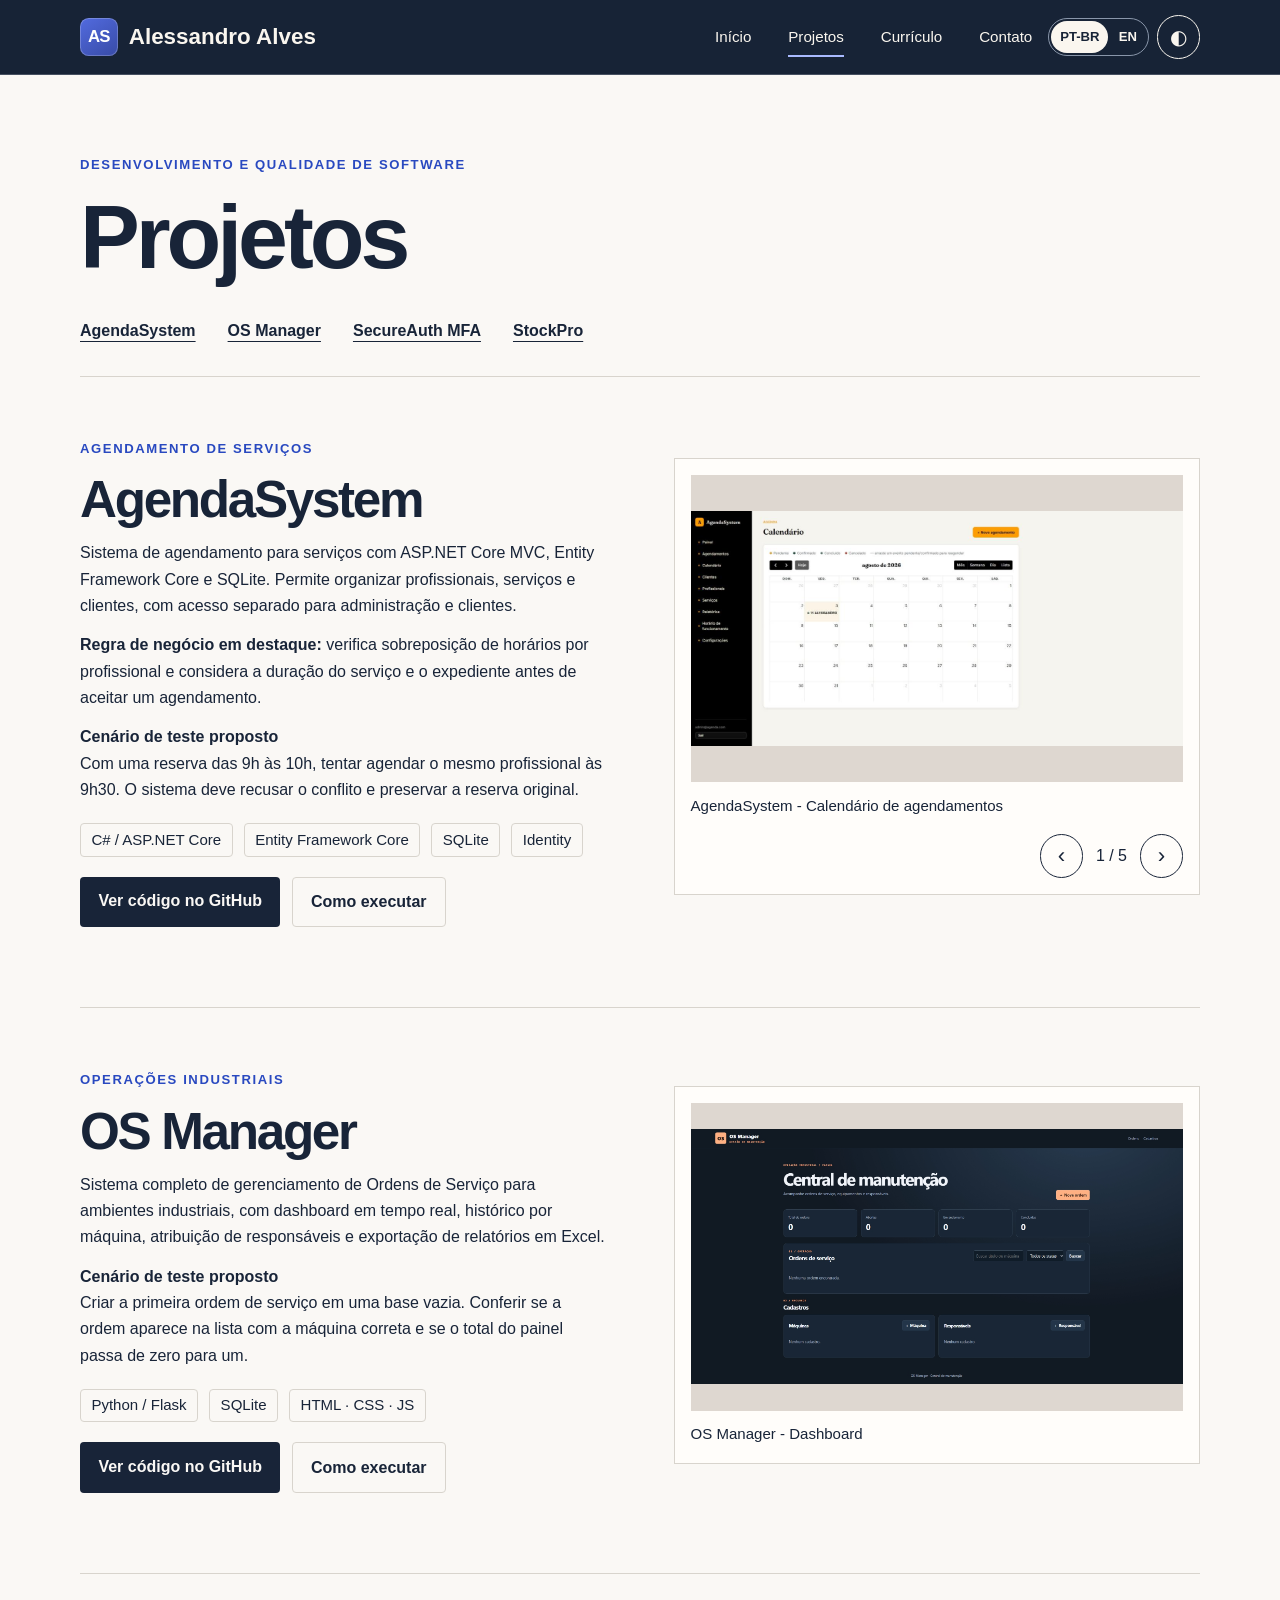
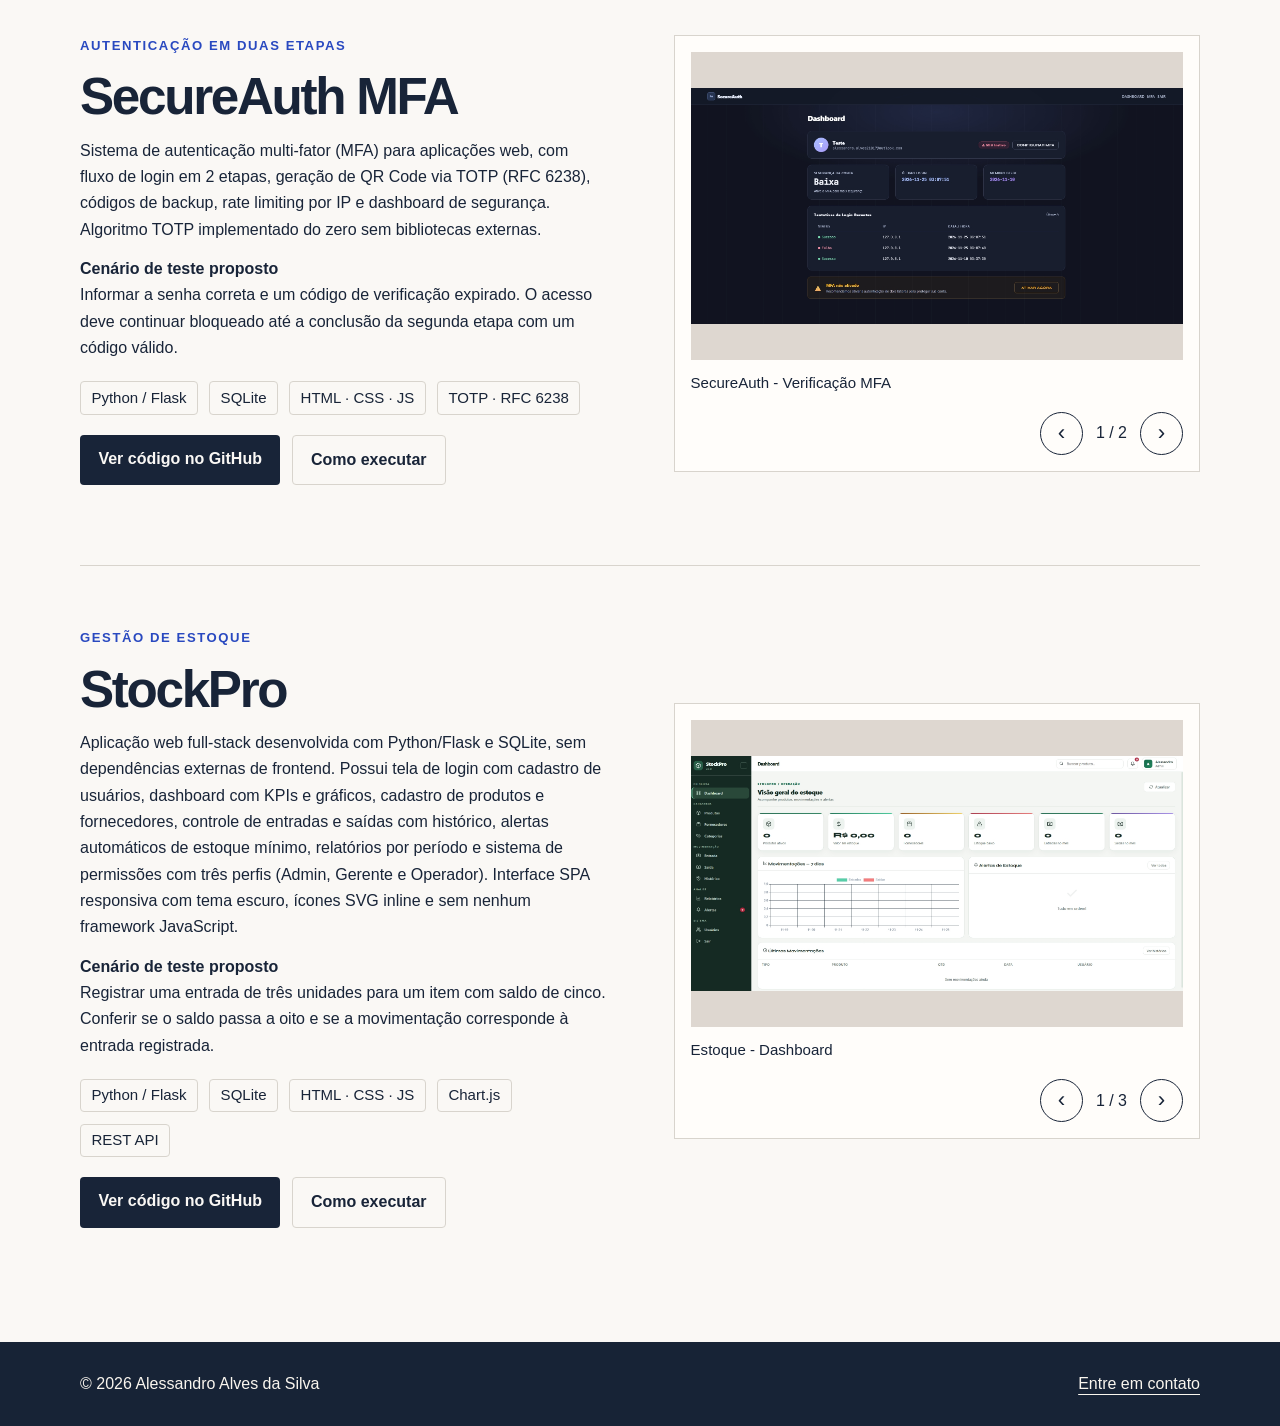
<file: projetos_page.html>
<!DOCTYPE html>
<html lang="pt-BR">

<head>
    <meta charset="utf-8" />
    <meta content="width=device-width, initial-scale=1.0" name="viewport" />
    <link href="https://alessandroasilva1912.github.io/portfolio/projetos_page.html" rel="canonical" />
    <meta
        content="Projetos em Python e C# com exemplos de cenários para testar regras de negócio, acesso e consistência de dados."
        name="description" />
    <meta content="website" property="og:type" />
    <meta content="Projetos — Alessandro Alves da Silva" property="og:title" />
    <meta
        content="Projetos em Python e C# com exemplos de cenários para testar regras de negócio, acesso e consistência de dados."
        property="og:description" />
    <meta content="https://alessandroasilva1912.github.io/portfolio/img/FOTO_Perfil.jpg" property="og:image" />
    <meta content="https://alessandroasilva1912.github.io/portfolio/projetos_page.html" property="og:url" />
    <meta content="summary_large_image" name="twitter:card" />
    <meta content="Projetos — Alessandro Alves da Silva" name="twitter:title" />
    <meta
        content="Projetos em Python e C# com exemplos de cenários para testar regras de negócio, acesso e consistência de dados."
        name="twitter:description" />
    <meta content="https://alessandroasilva1912.github.io/portfolio/img/FOTO_Perfil.jpg" name="twitter:image" />
    <link href="img/favicon.svg" rel="icon" type="image/svg+xml" />
    <title>
        Projetos - Alessandro Alves da Silva
    </title>
    <link href="css/portfolio.css" rel="stylesheet" />
    <script defer src="js/translations.js"></script>
    <script defer src="js/i18n.js"></script>
    <script defer="" src="js/portfolio.js">
    </script>
</head>

<body>
    <a class="skip" href="#principal">
        Pular para o conteúdo
    </a>
    <header>
        <div class="wrap top">
            <a class="brand" href="index.html">
                <span aria-hidden="true" class="mark">AS</span>
                Alessandro Alves
            </a>
            <nav aria-label="Principal">
                <a href="index.html">
                    Início
                </a>
                <a aria-current="page" href="projetos_page.html">
                    Projetos
                </a>
                <a href="curriculo_page.html">
                    Currículo
                </a>
                <a href="contato_page.html">
                    Contato
                </a>
            </nav>
            <div class="header-tools">
                <div class="language-switch" role="group" aria-label="Idioma">
                    <button type="button" lang="pt-BR" data-lang="pt-BR" aria-label="Português do Brasil"
                        aria-pressed="true">PT-BR</button>
                    <button type="button" lang="en" data-lang="en" aria-label="English" aria-pressed="false">EN</button>
                </div>
                <button aria-label="Tema escuro" aria-pressed="false" class="theme" title="Alternar tema">
                    ◐
                </button>
            </div>
        </div>
    </header>
    <main id="principal">
        <div class="wrap section">
            <p class="kicker">
                Desenvolvimento e qualidade de software
            </p>
            <h1>
                Projetos
            </h1>
            <nav aria-label="Selecionar projeto" class="anchors">
                <a href="#agendasystem">
                    AgendaSystem
                </a>
                <a href="#os-manager">
                    OS Manager
                </a>
                <a href="#secureauth">
                    SecureAuth MFA
                </a>
                <a href="#stockpro">
                    StockPro
                </a>
            </nav>
            <article class="case" id="agendasystem">
                <div>
                    <p class="kicker">
                        Agendamento de serviços
                    </p>
                    <h2>
                        AgendaSystem
                    </h2>
                    <p class="project-description">
                        Sistema de agendamento para serviços com ASP.NET Core MVC, Entity Framework Core e
                        SQLite. Permite organizar profissionais, serviços e clientes, com acesso separado para
                        administração e clientes.
                    </p>
                    <p class="project-description">
                        <strong>
                            Regra de negócio em destaque:
                        </strong>
                        verifica sobreposição de horários por
                        profissional e considera a duração do serviço e o expediente antes de aceitar um agendamento.
                    </p>
                    <p>
                        <strong>
                            Cenário de teste proposto
                        </strong>
                        <br />
                        Com uma reserva das 9h às 10h, tentar agendar o mesmo profissional às 9h30. O sistema deve
                        recusar o conflito e preservar a reserva original.
                    </p>
                    <div class="tech-tags">
                        <span class="tech-tag">
                            C# / ASP.NET Core
                        </span>
                        <span class="tech-tag">
                            Entity Framework
                            Core
                        </span>
                        <span class="tech-tag">
                            SQLite
                        </span>
                        <span class="tech-tag">
                            Identity
                        </span>
                    </div>
                    <div class="project-buttons">
                        <a class="btn-github" href="https://github.com/AlessandroASilva1912/AgendaSystem">
                            Ver código no GitHub
                        </a>
                        <a class="btn-deploy" href="https://github.com/AlessandroASilva1912/AgendaSystem#readme">
                            Como executar
                        </a>
                    </div>
                </div>
                <div class="gallery">
                    <figure>
                        <a href="img/Projetos/Agenda/Calendário de agendamentos.jpg">
                            <img alt="AgendaSystem - Calendário de agendamentos" loading="lazy"
                                src="img/Projetos/Agenda/Calendário de agendamentos.jpg" />
                        </a>
                        <figcaption>
                            AgendaSystem - Calendário de agendamentos
                        </figcaption>
                    </figure>
                    <figure>
                        <a href="img/Projetos/Agenda/Tela Login.jpg">
                            <img alt="AgendaSystem - Tela de Login" loading="lazy"
                                src="img/Projetos/Agenda/Tela Login.jpg" />
                        </a>
                        <figcaption>
                            AgendaSystem - Tela de Login
                        </figcaption>
                    </figure>
                    <figure>
                        <a href="img/Projetos/Agenda/Painel administrativo.jpg">
                            <img alt="AgendaSystem - Painel administrativo" loading="lazy"
                                src="img/Projetos/Agenda/Painel administrativo.jpg" />
                        </a>
                        <figcaption>
                            AgendaSystem - Painel administrativo
                        </figcaption>
                    </figure>
                    <figure>
                        <a href="img/Projetos/Agenda/Relatórios e faturamento.jpg">
                            <img alt="AgendaSystem - Relatórios e faturamento" loading="lazy"
                                src="img/Projetos/Agenda/Relatórios e faturamento.jpg" />
                        </a>
                        <figcaption>
                            AgendaSystem - Relatórios e faturamento
                        </figcaption>
                    </figure>
                    <figure>
                        <a href="img/Projetos/Agenda/Novo agendamento (visão do cliente).jpg">
                            <img alt="AgendaSystem - Novo agendamento (visão do cliente)" loading="lazy"
                                src="img/Projetos/Agenda/Novo agendamento (visão do cliente).jpg" />
                        </a>
                        <figcaption>
                            AgendaSystem - Novo agendamento (visão do cliente)
                        </figcaption>
                    </figure>
                    <div class="gallery-controls">
                        <button aria-label="Imagem anterior" data-step="-1">
                            ‹
                        </button>
                        <output aria-live="polite">
                        </output>
                        <button aria-label="Próxima imagem" data-step="1">
                            ›
                        </button>
                    </div>
                </div>
            </article>
            <article class="case" id="os-manager">
                <div>
                    <p class="kicker">
                        Operações industriais
                    </p>
                    <h2>
                        OS Manager
                    </h2>
                    <p class="project-description">
                        Sistema completo de gerenciamento de Ordens de Serviço para
                        ambientes industriais, com dashboard em tempo real, histórico
                        por máquina, atribuição de responsáveis e exportação de
                        relatórios em Excel.
                    </p>
                    <p>
                        <strong>
                            Cenário de teste proposto
                        </strong>
                        <br />
                        Criar a primeira ordem de serviço em uma base vazia. Conferir se a ordem aparece na lista com a
                        máquina correta e se o total do painel passa de zero para um.
                    </p>
                    <div class="tech-tags">
                        <span class="tech-tag">
                            Python / Flask
                        </span>
                        <span class="tech-tag">
                            SQLite
                        </span>
                        <span class="tech-tag">
                            HTML · CSS · JS
                        </span>
                    </div>
                    <div class="project-buttons">
                        <a class="btn-github"
                            href="https://github.com/AlessandroASilva1912/OS-Manager-Sistema-de-Ordens-de-Servi-o">
                            Ver código no GitHub
                        </a>
                        <a class="btn-deploy"
                            href="https://github.com/AlessandroASilva1912/OS-Manager-Sistema-de-Ordens-de-Servi-o#readme">
                            Como executar
                        </a>
                    </div>
                </div>
                <div class="gallery">
                    <figure>
                        <a href="img/Projetos/OS/Tela Inicial.jpeg">
                            <img alt="OS Manager - Dashboard" loading="lazy" src="img/Projetos/OS/Tela Inicial.jpeg" />
                        </a>
                        <figcaption>
                            OS Manager - Dashboard
                        </figcaption>
                    </figure>
                </div>
            </article>
            <article class="case" id="secureauth">
                <div>
                    <p class="kicker">
                        Autenticação em duas etapas
                    </p>
                    <h2>
                        SecureAuth MFA
                    </h2>
                    <p class="project-description">
                        Sistema de autenticação multi-fator (MFA) para aplicações web,
                        com fluxo de login em 2 etapas, geração de QR Code via TOTP
                        (RFC 6238), códigos de backup, rate limiting por IP e
                        dashboard de segurança. Algoritmo TOTP implementado do zero
                        sem bibliotecas externas.
                    </p>
                    <p>
                        <strong>
                            Cenário de teste proposto
                        </strong>
                        <br />
                        Informar a senha correta e um código de verificação expirado. O acesso deve continuar bloqueado
                        até a conclusão da segunda etapa com um código válido.
                    </p>
                    <div class="tech-tags">
                        <span class="tech-tag">
                            Python / Flask
                        </span>
                        <span class="tech-tag">
                            SQLite
                        </span>
                        <span class="tech-tag">
                            HTML · CSS · JS
                        </span>
                        <span class="tech-tag">
                            TOTP · RFC 6238
                        </span>
                    </div>
                    <div class="project-buttons">
                        <a class="btn-github" href="https://github.com/AlessandroASilva1912/secureauth-mfa">
                            Ver código no GitHub
                        </a>
                        <a class="btn-deploy" href="https://github.com/AlessandroASilva1912/secureauth-mfa#readme">
                            Como executar
                        </a>
                    </div>
                </div>
                <div class="gallery">
                    <figure>
                        <a href="img/Projetos/SecureAuth/Tela inicial.jpeg">
                            <img alt="SecureAuth - Verificação MFA" loading="lazy"
                                src="img/Projetos/SecureAuth/Tela inicial.jpeg" />
                        </a>
                        <figcaption>
                            SecureAuth - Verificação MFA
                        </figcaption>
                    </figure>
                    <figure>
                        <a href="img/Projetos/SecureAuth/Tela Login.jpeg">
                            <img alt="SecureAuth - Tela de Login" loading="lazy"
                                src="img/Projetos/SecureAuth/Tela Login.jpeg" />
                        </a>
                        <figcaption>
                            SecureAuth - Tela de Login
                        </figcaption>
                    </figure>
                    <div class="gallery-controls">
                        <button aria-label="Imagem anterior" data-step="-1">
                            ‹
                        </button>
                        <output aria-live="polite">
                        </output>
                        <button aria-label="Próxima imagem" data-step="1">
                            ›
                        </button>
                    </div>
                </div>
            </article>
            <article class="case" id="stockpro">
                <div>
                    <p class="kicker">
                        Gestão de estoque
                    </p>
                    <h2>
                        StockPro
                    </h2>
                    <p class="project-description">
                        Aplicação web full-stack desenvolvida com Python/Flask e SQLite, sem dependências externas de
                        frontend.
                        Possui tela de login com cadastro de usuários, dashboard com KPIs e gráficos, cadastro de
                        produtos e fornecedores,
                        controle de entradas e saídas com histórico, alertas automáticos de estoque mínimo, relatórios
                        por período e sistema
                        de permissões com três perfis (Admin, Gerente e Operador). Interface SPA responsiva com tema
                        escuro, ícones SVG inline
                        e sem nenhum framework JavaScript.
                    </p>
                    <p>
                        <strong>
                            Cenário de teste proposto
                        </strong>
                        <br />
                        Registrar uma entrada de três unidades para um item com saldo de cinco. Conferir se o saldo
                        passa a oito e se a movimentação corresponde à entrada registrada.
                    </p>
                    <div class="tech-tags">
                        <span class="tech-tag">
                            Python / Flask
                        </span>
                        <span class="tech-tag">
                            SQLite
                        </span>
                        <span class="tech-tag">
                            HTML · CSS · JS
                        </span>
                        <span class="tech-tag">
                            Chart.js
                        </span>
                        <span class="tech-tag">
                            REST API
                        </span>
                    </div>
                    <div class="project-buttons">
                        <a class="btn-github" href="https://github.com/AlessandroASilva1912/Gest-o_de_Estoque">
                            Ver código no GitHub
                        </a>
                        <a class="btn-deploy" href="https://github.com/AlessandroASilva1912/Gest-o_de_Estoque#readme">
                            Como executar
                        </a>
                    </div>
                </div>
                <div class="gallery">
                    <figure>
                        <a href="img/Projetos/Estoque/Dashboard.jpeg">
                            <img alt="Estoque - Dashboard" loading="lazy" src="img/Projetos/Estoque/Dashboard.jpeg" />
                        </a>
                        <figcaption>
                            Estoque - Dashboard
                        </figcaption>
                    </figure>
                    <figure>
                        <a href="img/Projetos/Estoque/Tela Login.jpeg">
                            <img alt="Estoque - Tela de Login" loading="lazy"
                                src="img/Projetos/Estoque/Tela Login.jpeg" />
                        </a>
                        <figcaption>
                            Estoque - Tela de Login
                        </figcaption>
                    </figure>
                    <figure>
                        <a href="img/Projetos/Estoque/Tela Cadastro.jpeg">
                            <img alt="Estoque - Tela de Cadastro" loading="lazy"
                                src="img/Projetos/Estoque/Tela Cadastro.jpeg" />
                        </a>
                        <figcaption>
                            Estoque - Tela de Cadastro
                        </figcaption>
                    </figure>
                    <div class="gallery-controls">
                        <button aria-label="Imagem anterior" data-step="-1">
                            ‹
                        </button>
                        <output aria-live="polite">
                        </output>
                        <button aria-label="Próxima imagem" data-step="1">
                            ›
                        </button>
                    </div>
                </div>
            </article>
        </div>
    </main>
    <dialog id="project-viewer" aria-labelledby="viewer-caption">
        <div class="viewer-body">
            <button class="viewer-close" type="button" autofocus>Fechar</button>
            <figure>
                <img alt="">
                <figcaption id="viewer-caption" aria-live="polite"></figcaption>
            </figure>
            <div class="viewer-controls">
                <button type="button" data-step="-1">Anterior</button>
                <output></output>
                <button type="button" data-step="1">Próxima</button>
            </div>
        </div>
    </dialog>
    <footer>
        <div class="wrap foot">
            <span>
                © 2026 Alessandro Alves da Silva
            </span>
            <a href="contato_page.html">
                Entre em contato
            </a>
        </div>
    </footer>
</body>

</html>
</file>
<file: css/portfolio.css>
:root {
  color-scheme: light;
  --paper: #faf8f5;
  --card: #fffdfa;
  --ink: #182438;
  --muted: #505b6c;
  --line: #d8d4cd;
  --accent: #2949c0;
  --mat: #ded7d0;
  --hero-surface: #edf1ff;
  --hero-accent: #394fc1;
  --hero-muted: #475569;
  --hero-border: rgba(57, 79, 193, 0.25);
  --tag-text: var(--muted);
  --edu-accent: var(--accent);
  --edu-muted: var(--muted);
  --edu-text: var(--ink);
  --edu-border: var(--line);
  --edu-green: #176535;
  --edu-yellow: #805700;
  --skill-project: var(--accent);
  --focus-ring: #a9622e;
}

:root.dark {
  color-scheme: dark;
  --paper: #141c29;
  --card: #1c2738;
  --ink: #fcf6ed;
  --muted: #c3c9d3;
  --line: #475263;
  --accent: #afbbff;
  --mat: #364151;
  --hero-surface: #202b45;
  --hero-accent: #aab5ff;
  --hero-muted: #b8c5dc;
  --hero-border: rgba(170, 181, 255, 0.25);
  --tag-text: #c5d9ef;
  --edu-accent: #93c5fd;
  --edu-muted: #aab8c8;
  --edu-text: #f5f5f5;
  --edu-border: #414d5c;
  --edu-green: #4ade80;
  --edu-yellow: #eab308;
  --skill-project: #60a5fa;
  --focus-ring: #cf854c;
}

* {
  box-sizing: border-box;
}

body {
  margin: 0;
  font:
    1rem/1.65 "Segoe UI",
    Arial,
    sans-serif;
  background: var(--paper);
  color: var(--ink);
}

main {
  min-height: 74vh;
}

a {
  color: inherit;
  text-underline-offset: 0.3em;
}

a:hover {
  text-decoration: underline;
}

button {
  cursor: pointer;
  font: inherit;
  color: inherit;
}

:focus-visible {
  outline: 3px solid var(--focus-ring);
  outline-offset: 4px;
}

img {
  max-width: 100%;
  display: block;
}

figure {
  margin: 0;
}

h1,
h2,
h3,
.brand {
  font-family: Inter, "Segoe UI", sans-serif;
  font-weight: 650;
}

h1,
h2,
h3 {
  line-height: 1.08;
  letter-spacing: -0.045em;
  margin: 0;
}

h1 {
  font-size: clamp(3.4rem, 7vw, 6.4rem);
}

h2 {
  font-size: clamp(2.15rem, 4vw, 3.4rem);
}

h3 {
  font-size: 2rem;
}

p {
  margin: 0.8rem 0;
}

.wrap {
  width: min(1120px, 88%);
  margin-inline: auto;
}

.skip {
  position: absolute;
  left: 0.5rem;
  top: -8rem;
}

.skip:focus {
  top: 0.5rem;
  z-index: 5;
  color: black;
  background: white;
  padding: 0.5rem;
}

header,
footer {
  --focus-ring: #cf854c;
  color: #faf6ef;
  background: #172336;
}

html {
  scroll-padding-top: calc(var(--nav-height, 75px) + 0.75rem);
}
body > header {
  position: sticky;
  top: var(--header-top, 0px);
  z-index: 4;
  border-bottom: 1px solid #465061;
}

.top,
.foot,
.heading {
  display: flex;
  align-items: center;
  justify-content: space-between;
  gap: 1rem;
}

.top {
  min-height: 74px;
}

.brand {
  display: inline-flex;
  align-items: center;
  gap: 0.7rem;
  font-size: 1.4rem;
  text-decoration: none;
}

.mark {
  display: inline-flex;
  align-items: center;
  justify-content: center;
  flex: none;
  width: 2.35rem;
  aspect-ratio: 1;
  border-radius: 0.55rem;
  background: linear-gradient(145deg, #526bdf, #384ba7);
  box-shadow: inset 0 0 0 1px rgb(255 255 255 / 22%);
  color: #fff;
  font:
    750 1.05rem/1 "Segoe UI",
    sans-serif;
  letter-spacing: -0.045em;
}

.top nav {
  display: flex;
  gap: clamp(0.7rem, 3vw, 2.3rem);
  margin-left: auto;
}

.top nav a {
  text-decoration: none;
  padding: 0.5em 0;
  font-size: 0.95rem;
}

.top nav a:hover,
.top nav [aria-current] {
  box-shadow: inset 0 -2px #a9baff;
}

.theme,
.gallery-controls button {
  background: transparent;
  border: 1px solid currentColor;
  border-radius: 50%;
  height: 2.7rem;
  width: 2.7rem;
}

.header-tools,
.language-switch {
  display: inline-flex;
  align-items: center;
}

.header-tools {
  gap: 0.5rem;
  flex-shrink: 0;
}

.language-switch {
  gap: 0.1rem;
  padding: 0.13rem;
  border: 1px solid #8996aa;
  border-radius: 2rem;
}

.language-switch button {
  border: 0;
  border-radius: inherit;
  min-height: 2rem;
  padding: 0.2rem 0.55rem;
  background: transparent;
  color: inherit;
  font-size: 0.82rem;
  font-weight: 600;
}

.language-switch button[aria-pressed="true"] {
  background: #faf6ef;
  color: #172336;
}

.theme {
  font-size: 1.25rem;
}

.hero-grid {
  display: grid;
  grid-template-columns: 1.25fr 0.85fr;
  align-items: center;
  gap: 7%;
  padding-block: clamp(3rem, 6vw, 6rem);
}

.kicker,
.date-range,
.info-label {
  font-size: 0.82rem;
  font-weight: 700;
  letter-spacing: 0.12em;
  text-transform: uppercase;
  color: var(--accent);
}

.hero {
  background: var(--hero-surface);
  color: var(--ink);
  border-bottom: 1px solid var(--line);
}

.hero .kicker {
  display: flex;
  align-items: center;
  gap: 0.8rem;
  margin: 0 0 1.3rem;
}

.hero .kicker::before {
  content: "";
  width: 2.2rem;
  height: 3px;
  background: currentColor;
}

.hero h1 {
  line-height: 0.99;
  font-size: clamp(3.2rem, 6.4vw, 5.75rem);
}

.hero em {
  font-style: normal;
  color: var(--accent);
}

.intro {
  font-size: clamp(1.05rem, 1.5vw, 1.22rem);
  color: var(--muted);
  max-width: 52ch;
}

.hero .intro {
  margin: 1.65rem 0 14px;
  line-height: 1.8;
}

.actions,
.project-buttons,
.tech-tags,
.anchors {
  display: flex;
  gap: 0.7rem;
  flex-wrap: wrap;
}

.button,
.btn-github,
.btn-deploy {
  display: inline-block;
  padding: 0.7rem 1.15rem;
  font-weight: 600;
  border-radius: 4px;
  text-decoration: none;
}

.button,
.btn-github {
  background: var(--ink);
  color: var(--paper);
}

.hero .button {
  background: #304bc0;
  color: white;
}

.button.secondary,
.btn-deploy {
  background: transparent;
  color: inherit;
  border: 1px solid var(--line);
}

.hero .secondary {
  border-color: var(--muted);
  color: var(--ink);
}

.portrait {
  width: min(100%, 376px);
  justify-self: center;
  position: relative;
  padding: 24px 0 0 28px;
  isolation: isolate;
}

.portrait::before {
  content: "";
  position: absolute;
  z-index: -1;
  inset: 0 26px 38px 0;
  background:
    repeating-linear-gradient(135deg, transparent 0 11px, #ffffff26 11px 12px),
    #3b55d0;
}

.frame {
  width: 100%;
  aspect-ratio: 1;
  overflow: hidden;
}

.frame img {
  width: 100%;
  height: 100%;
  object-fit: contain;
}

.section {
  padding-block: clamp(2.8rem, 5.2vw, 5rem);
}

.heading {
  align-items: baseline;
  margin-bottom: 1.8rem;
  flex-wrap: wrap;
}

.heading > a,
.anchors a {
  font-weight: 600;
}

.previews,
.contacts {
  display: grid;
  grid-template-columns: repeat(2, minmax(0, 1fr));
  gap: 1.5rem;
}

.preview,
.contact {
  border-radius: 10px;
  overflow: hidden;
  display: block;
  background: var(--card);
  border: 1px solid var(--line);
  text-decoration: none;
}

.preview:hover,
.contact:hover {
  text-decoration: none;
  border-color: var(--accent);
}

.preview:hover h3,
.contact:hover strong {
  text-decoration: underline;
}

.mat {
  padding: 7% 7% 0;
  background: var(--mat);
  overflow: hidden;
}

.mat img {
  width: 100%;
  aspect-ratio: 2.4;
  object-fit: cover;
  object-position: top;
  box-shadow: 0 4px 18px #17233630;
}

.preview-copy,
.contact {
  padding: clamp(1.1rem, 2.5vw, 2rem);
}

.preview-copy p:last-child {
  color: var(--muted);
}

.foot {
  padding-block: 1.8rem;
  flex-wrap: wrap;
}

.anchors {
  margin-top: 2rem;
  gap: 1rem 2rem;
}

.case {
  display: grid;
  grid-template-columns: 1fr 1fr;
  gap: 6%;
  align-items: center;
  padding: 3rem 0;
  margin-top: 2rem;
  border-top: 1px solid var(--line);
}

.tech-tags {
  margin-block: 1.25rem;
}

.tech-tag {
  font-size: 0.94rem;
  padding: 0.2rem 0.65rem;
  border: 1px solid var(--line);
  border-radius: 0.25rem;
}

#project-viewer {
  width: min(76rem, 96vw);
  max-height: 94dvh;
  padding: 0;
  border: 1px solid var(--line);
  border-radius: 0.7rem;
  background: var(--card);
  color: var(--ink);
}
#project-viewer::backdrop {
  background: rgb(12 19 33 / 82%);
}
body:has(#project-viewer[open]) {
  overflow: hidden;
}
.viewer-body {
  display: grid;
  gap: 0.65rem;
  padding: clamp(0.75rem, 2vw, 1.25rem);
}
.viewer-body button {
  padding: 0.4rem 0.85rem;
  background: var(--paper);
  border: 1px solid var(--line);
  border-radius: 0.4rem;
}
.viewer-close {
  justify-self: end;
}
.viewer-body img {
  width: 100%;
  height: min(65dvh, 52rem);
  object-fit: contain;
}
.viewer-body figcaption {
  margin-top: 0.5rem;
}
.viewer-controls:not([hidden]) {
  display: flex;
  gap: 1rem;
  align-items: center;
  justify-content: center;
}
.gallery {
  padding: 1rem;
  background: var(--card);
  border: 1px solid var(--line);
}

.gallery img {
  aspect-ratio: 16/10;
  object-fit: contain;
  background: var(--mat);
  width: 100%;
}

.gallery figcaption {
  font-size: 0.94rem;
  padding-top: 0.7rem;
}

.gallery-controls {
  display: none;
}

.gallery.ready .gallery-controls {
  display: flex;
  align-items: center;
  justify-content: flex-end;
  gap: 0.8rem;
  margin-top: 1rem;
}

.gallery-controls button {
  font-size: 1.4rem;
}

.cv {
  display: grid;
  grid-template-columns: clamp(12.5rem, 23%, 16rem) minmax(0, 1fr);
  gap: clamp(1.5rem, 4vw, 3.5rem);
  align-items: start;
}

.cv > nav {
  position: sticky;
  top: calc(var(--nav-height, 75px) + 1rem);
  display: grid;
  gap: 0.25rem;
  padding: 0.45rem;
  border: 1px solid var(--line);
  border-radius: 0.65rem;
  background: var(--card);
}

.cv > nav a {
  display: flex;
  align-items: center;
  gap: 0.7rem;
  min-height: 2.8rem;
  padding: 0.55rem 0.75rem;
  border-inline-start: 3px solid transparent;
  border-radius: 0.3rem;
  font-size: 0.94rem;
  font-weight: 600;
  line-height: 1.35;
  text-decoration: none;
  color: var(--muted);
}

.cv > nav a:hover {
  color: var(--ink);
  background: var(--paper);
}

.cv > nav a[aria-selected="true"] {
  border-inline-start-color: var(--accent);
  background: var(--hero-surface);
  color: var(--accent);
}

.cv > nav :is(i, svg) {
  flex: 0 0 1.2rem;
  width: 1.2rem;
  text-align: center;
}

.cv > nav a:focus-visible {
  outline-color: var(--accent);
  outline-offset: -3px;
}

.timeline {
  position: relative;
  display: grid;
  gap: 1rem;
  padding-inline-start: 1.9rem;
}

.timeline::before {
  content: "";
  position: absolute;
  inset-inline-start: 0.48rem;
  inset-block: 1.8rem 0;
  width: 2px;
  background: var(--line);
}

.experience-card {
  position: relative;
  padding: clamp(1rem, 2.4vw, 1.6rem);
  background: var(--card);
  border: 1px solid var(--line);
  border-radius: 0.6rem;
}

.experience-card::before {
  content: "";
  position: absolute;
  inset-inline-start: -1.9rem;
  top: 1.45rem;
  width: 0.74rem;
  height: 0.74rem;
  box-sizing: border-box;
  margin-inline-start: 0.16rem;
  border: 2px solid var(--muted);
  border-radius: 50%;
  background: var(--paper);
}

.experience-card.is-current {
  border-color: var(--accent);
}

.experience-card.is-current::before {
  border-color: var(--accent);
  background: var(--accent);
  box-shadow: 0 0 0 0.2rem var(--hero-surface);
}

.experience-heading {
  display: flex;
  justify-content: space-between;
  align-items: baseline;
  gap: 0.5rem 1.2rem;
}

.experience-heading .job-title {
  margin: 0 0 0.45rem;
}

.experience-heading .date-range {
  flex: 0 1 auto;
  max-width: 48%;
  text-align: end;
  letter-spacing: 0.04em;
}

.experience-card .responsibilities:last-child {
  margin-bottom: 0;
}

.content-section {
  margin-bottom: 3rem;
}

.content-section h2 {
  margin-bottom: 1.6rem;
}

.content-section h3 {
  font-size: 1.6rem;
  margin-block: 0.6rem;
}

.skill-category,
.info-item {
  padding-block: 1rem;
  border-top: 1px solid var(--line);
}

.tech-stack,
.institution,
.company-info,
.info-label {
  color: var(--muted);
}

.responsibilities {
  padding-left: 1.3rem;
}

.responsibilities li + li {
  margin-top: 0.6rem;
}

.personal-info {
  display: grid;
  grid-template-columns: repeat(auto-fit, minmax(min(100%, 240px), 1fr));
  gap: 1rem;
}

.info-item span,
.contact span,
.contact strong {
  display: block;
  overflow-wrap: anywhere;
}

.contacts {
  margin-block: 2.5rem;
}

.contact strong {
  margin: 0.65rem 0;
  font-size: 1.15rem;
}

.contact span:last-child {
  text-decoration: underline;
  text-underline-offset: 0.25em;
}

@media (max-width: 760px) {
  .wrap {
    width: 91%;
  }

  .top {
    flex-wrap: wrap;
    padding-top: 0.7rem;
    gap: 0.2rem 0.7rem;
  }

  .top nav {
    order: 3;
    width: 100%;
    justify-content: space-between;
    margin: 0.3rem 0;
  }

  .header-tools {
    margin-left: auto;
  }

  .hero-grid {
    grid-template-columns: 1fr;
    gap: 2rem;
  }

  .portrait {
    width: min(72%, 270px);
  }

  .previews,
  .case,
  .contacts,
  .cv {
    grid-template-columns: minmax(0, 1fr);
  }

  .case,
  .cv {
    gap: 1.5rem;
  }

  .cv > nav {
    position: static;
    display: flex;
    overflow-x: auto;
    scrollbar-width: thin;
    max-width: 100%;
  }

  .cv > nav a {
    flex: none;
  }

  .experience-heading {
    flex-direction: column;
    align-items: flex-start;
  }

  .experience-heading .date-range {
    max-width: 100%;
    text-align: start;
  }

  .case {
    padding: 2rem 0;
  }
}

@media (max-width: 380px) {
  .top .brand {
    gap: 0.35rem;
    font-size: 1.05rem;
  }

  .header-tools {
    gap: 0.25rem;
  }

  .language-switch button {
    padding-inline: 0.4rem;
  }
}

@keyframes rise-in {
  from {
    opacity: 0;
    translate: 0 16px;
  }

  to {
    opacity: 1;
    translate: 0 0;
  }
}

@keyframes portrait-in {
  from {
    opacity: 0;
    translate: 18px 0;
  }

  to {
    opacity: 1;
    translate: 0 0;
  }
}

@media (prefers-reduced-motion: no-preference) {
  .cv > nav a {
    transition:
      color 0.18s ease,
      background-color 0.18s ease,
      border-color 0.18s ease;
  }

  .hero .kicker,
  .hero h1,
  .hero .intro,
  .hero .actions,
  main > .section > h1 {
    animation: rise-in 0.55s ease-out backwards;
  }

  .hero h1 {
    animation-delay: 0.06s;
  }

  .hero .intro {
    animation-delay: 0.12s;
  }

  .hero .actions {
    animation-delay: 0.18s;
  }

  .portrait {
    animation: portrait-in 0.7s ease-out backwards;
  }

  .entered,
  .gallery.ready figure:not([hidden]) {
    animation: rise-in 0.45s ease-out;
  }

  .preview,
  .button,
  .contact,
  .mat img {
    transition:
      transform 0.22s ease,
      box-shadow 0.22s ease;
  }

  @media (hover: hover) {
    .preview:hover,
    .contact:hover,
    .button:hover {
      transform: translateY(-3px);
      box-shadow: 0 8px 24px #17233619;
    }

    .preview:hover .mat img {
      transform: scale(1.025);
    }
  }
}

.info-value a {
  color: inherit;
  text-decoration: none;
  transition: color 0.3s ease;
}

.info-value a:hover {
  color: var(--edu-accent);
  text-decoration: underline;
}

/* ==============================
   PRINCIPAIS COMPETÊNCIAS
============================== */

.about-skills {
  margin-top: 30px;
  padding-top: 25px;
  border-top: 1px solid var(--line);
}

.about-skills h3 {
  font-size: 18px;
  font-weight: 600;
  color: var(--edu-text);
  margin-bottom: 20px;
}

.skills-tags {
  display: flex;
  flex-wrap: wrap;
  gap: 10px;
}

.skill-tag {
  display: inline-flex;
  align-items: center;
  padding: 9px 12px;
  border: 1px solid #354d65;
  border-radius: 8px;
  color: var(--tag-text);
  background: transparent;
  font-size: 13px;
  transition: all 0.25s ease;
}

.skill-tag:hover {
  background: rgba(96, 165, 250, 0.08);
  border-color: var(--edu-accent);
  color: var(--ink);
  transform: translateY(-2px);
}

@media (max-width: 576px) {
  .skill-tag {
    font-size: 12px;
    padding: 8px 10px;
  }
}

/* ========================================
   HABILIDADES - NÍVEIS DE CONHECIMENTO
======================================== */

#skills .skills-intro {
  color: var(--edu-muted);
  font-size: 15px;
  line-height: 1.8;
  margin-bottom: 25px;
}

/* Legenda */

#skills .skills-legend {
  display: flex;
  flex-wrap: wrap;
  align-items: center;
  gap: 20px;
  padding: 16px;
  margin-bottom: 30px;
  border: 1px solid #354152;
  border-radius: 8px;
  background: rgba(255, 255, 255, 0.02);
}

#skills .legend-item {
  display: flex;
  align-items: center;
  gap: 8px;
  color: var(--muted);
  font-size: 12px;
}

#skills .skill-dot {
  display: inline-block;
  width: 8px;
  height: 8px;
  flex-shrink: 0;
  border-radius: 50%;
}

/* Descrição das categorias */

#skills .skill-description {
  color: var(--muted);
  font-size: 14px;
  line-height: 1.8;
  margin: 12px 0 18px;
}

/* Organização das habilidades */

#skills .skills-grid {
  display: flex;
  flex-wrap: wrap;
  gap: 10px;
}

#skills .skill-item {
  font-size: 0.94rem;
  display: inline-flex;
  align-items: center;
  gap: 8px;
  padding: 9px 12px;
  border: 1px solid #414f63;
  border-radius: 6px;
  background: transparent;
  transition:
    transform 0.25s ease,
    border-color 0.25s ease,
    background-color 0.25s ease;
}

#skills .skill-name {
  font-size: 13px;
  line-height: 1.5;
}

/* Indicadores de conhecimento */

#skills .skill-item.professional::before,
#skills .skill-item.project::before,
#skills .skill-item.learning::before {
  content: "";
  display: inline-block;
  width: 7px;
  height: 7px;
  flex-shrink: 0;
  border-radius: 50%;
}

/* Experiência profissional */

#skills .skill-dot.professional,
#skills .skill-item.professional::before {
  background: var(--edu-green);
}

#skills .skill-item.professional:hover {
  border-color: var(--edu-green);
  background: rgba(74, 222, 128, 0.06);
}

/* Experiência em projetos */

#skills .skill-dot.project,
#skills .skill-item.project::before {
  background: var(--skill-project);
}

#skills .skill-item.project:hover {
  border-color: var(--skill-project);
  background: rgba(96, 165, 250, 0.06);
}

/* Em desenvolvimento */

#skills .skill-dot.learning,
#skills .skill-item.learning::before {
  background: var(--edu-yellow);
}

#skills .skill-item.learning:hover {
  border-color: var(--edu-yellow);
  background: rgba(234, 179, 8, 0.06);
}

#skills .skill-item:hover {
  transform: translateY(-2px);
}

/* Destaque para a categoria de aprendizado */

#skills .learning-category {
  background: rgba(234, 179, 8, 0.025);
  border-left: 3px solid #796534;
  border-radius: 6px;
  padding: 20px;
  margin-top: 25px;
}

/* Responsividade */

@media (max-width: 768px) {
  #skills .skills-legend {
    gap: 12px;
  }

  #skills .legend-item {
    font-size: 11px;
  }

  #skills .skill-item {
    padding: 8px 10px;
  }

  #skills .skill-name {
    font-size: 12px;
  }
}

@media (max-width: 480px) {
  #skills .skills-legend {
    flex-direction: column;
    align-items: flex-start;
  }
}

/* ==========================================
   FORMAÇÃO ACADÊMICA E CERTIFICAÇÕES
========================================== */

/* Introdução */

#education .education-intro,
#certifications .education-intro {
  color: var(--edu-muted);
  font-size: 15px;
  line-height: 1.8;
  margin-bottom: 30px;
}

/* ==========================================
   FORMAÇÃO ACADÊMICA
========================================== */

#education .education-card {
  padding: 25px 0;
  border-top: 1px solid var(--edu-border);
}

#education .education-header {
  display: flex;
  justify-content: space-between;
  align-items: center;
  flex-wrap: wrap;
  gap: 12px;
  margin-bottom: 20px;
}

#education .date-range {
  color: var(--edu-accent);
  font-size: 13px;
  font-weight: 700;
  letter-spacing: 1px;
}

/* Status */

#education .education-status {
  display: inline-flex;
  align-items: center;
  gap: 7px;
  padding: 6px 12px;
  font-size: 11px;
  font-weight: 600;
  border: 1px solid transparent;
  border-radius: 20px;
}

#education .education-status.completed {
  color: var(--edu-green);
  background: rgba(74, 222, 128, 0.08);
  border-color: rgba(74, 222, 128, 0.25);
}

#education .education-status.in-progress {
  color: var(--edu-yellow);
  background: rgba(234, 179, 8, 0.08);
  border-color: rgba(234, 179, 8, 0.25);
}

#education .status-dot {
  width: 7px;
  height: 7px;
  background: currentColor;
  border-radius: 50%;
}

/* Cabeçalho da formação */

#education .education-heading {
  display: flex;
  align-items: flex-start;
  gap: 16px;
  margin-bottom: 18px;
}

#education .education-icon {
  display: flex;
  align-items: center;
  justify-content: center;
  width: 52px;
  height: 52px;
  flex-shrink: 0;
  background: rgba(96, 165, 250, 0.1);
  border: 1px solid rgba(96, 165, 250, 0.15);
  border-radius: 10px;
  color: var(--edu-accent);
  font-size: 22px;
}

#education .education-title {
  color: var(--edu-text);
  font-size: 22px;
  line-height: 1.4;
  margin: 0 0 6px;
}

#education .institution {
  color: var(--edu-muted);
  font-size: 14px;
  margin: 0;
}

#education .education-forecast {
  color: var(--edu-muted);
  font-size: 12px;
  margin-top: 6px;
}

#education .education-description {
  font-size: 14px;
  line-height: 1.8;
  margin: 15px 0;
}

/* Tags acadêmicas */

#education .education-tags {
  display: flex;
  flex-wrap: wrap;
  gap: 8px;
  margin-top: 18px;
}

#education .education-tags span {
  color: var(--tag-text);
  border: 1px solid #414f63;
  border-radius: 5px;
  padding: 7px 10px;
  font-size: 12px;
}

/* ==========================================
   INDICADORES DE CURSOS
========================================== */

#certifications .cert-stats {
  display: grid;
  grid-template-columns: repeat(3, minmax(0, 1fr));
  gap: 15px;
  margin-bottom: 35px;
}

#certifications .cert-stat {
  display: flex;
  flex-direction: column;
  align-items: center;
  justify-content: center;
  gap: 10px;
  padding: 25px 12px;
  background: rgba(96, 165, 250, 0.04);
  border: 1px solid #35465a;
  border-radius: 10px;
  text-align: center;
}

#certifications .cert-stat i {
  font-size: 22px;
  color: var(--edu-accent);
}

#certifications .cert-stat strong {
  color: var(--edu-accent);
  font-size: 34px;
  font-weight: 700;
  line-height: 1.2;
}

#certifications .cert-stat span {
  font-size: 12px;
  color: var(--edu-muted);
}

/* ==========================================
   CATEGORIAS DE CURSOS
========================================== */

#certifications .cert-category {
  margin-top: 30px;
  padding-top: 25px;
  border-top: 1px solid var(--edu-border);
}

#certifications .cert-category-title {
  display: flex;
  align-items: center;
  gap: 12px;
  color: var(--edu-text);
  font-size: 20px;
  margin-bottom: 20px;
}

#certifications .cert-category-title i {
  color: var(--edu-accent);
}

/* ==========================================
   CARDS DE CURSOS
========================================== */

#certifications .cert-grid {
  display: grid;
  grid-template-columns: repeat(2, minmax(0, 1fr));
  gap: 15px;
}

#certifications .cert-card {
  display: flex;
  flex-direction: column;
  align-items: flex-start;
  gap: 14px;
  padding: 20px;
  border: 1px solid #35465a;
  border-radius: 9px;
  background: rgba(255, 255, 255, 0.015);
  transition:
    transform 0.25s ease,
    border-color 0.25s ease,
    background-color 0.25s ease;
}

#certifications .cert-card:hover {
  transform: translateY(-3px);
  border-color: var(--edu-accent);
  background: rgba(96, 165, 250, 0.035);
}

#certifications .cert-card-header {
  display: flex;
  justify-content: space-between;
  align-items: center;
  flex-wrap: wrap;
  gap: 10px;
  width: 100%;
}

#certifications .cert-platform {
  color: var(--edu-accent);
  font-size: 11px;
  font-weight: 700;
  text-transform: uppercase;
  letter-spacing: 1.2px;
}

#certifications .cert-name {
  color: var(--edu-text);
  font-size: 16px;
  font-weight: 600;
  line-height: 1.6;
  margin: 0;
}

#certifications .cert-meta {
  display: flex;
  align-items: center;
  flex-wrap: wrap;
  gap: 15px;
  color: var(--edu-muted);
  font-size: 12px;
}

#certifications .cert-meta span {
  display: inline-flex;
  align-items: center;
  gap: 6px;
}

/* Curso em destaque */

#certifications .cert-featured {
  grid-column: 1 / -1;
  border-color: rgba(96, 165, 250, 0.5);
  background: rgba(96, 165, 250, 0.06);
}

#certifications .cert-highlight {
  color: var(--edu-accent);
  background: rgba(96, 165, 250, 0.08);
  border: 1px solid rgba(96, 165, 250, 0.25);
  padding: 5px 9px;
  border-radius: 15px;
  font-size: 10px;
  font-weight: 600;
}

/* Tags dos cursos */

#certifications .cert-tags {
  display: flex;
  flex-wrap: wrap;
  gap: 6px;
  margin-top: auto;
}

#certifications .cert-tags span {
  color: var(--tag-text);
  border: 1px solid #414f63;
  border-radius: 4px;
  padding: 5px 8px;
  font-size: 11px;
}

/* Links dos certificados */

#certifications .cert-link {
  display: inline-flex;
  align-items: center;
  gap: 7px;
  color: var(--edu-accent);
  font-size: 12px;
  text-decoration: none;
  margin-top: 5px;
}

#certifications .cert-link:hover {
  color: var(--ink);
  text-decoration: underline;
}

/* ==========================================
   RESPONSIVIDADE
========================================== */

@media (max-width: 768px) {
  #certifications .cert-grid {
    grid-template-columns: 1fr;
  }

  #certifications .cert-stats {
    gap: 8px;
  }

  #certifications .cert-stat {
    padding: 18px 8px;
  }

  #certifications .cert-stat strong {
    font-size: 25px;
  }

  #certifications .cert-stat span {
    font-size: 11px;
  }

  #education .education-title {
    font-size: 18px;
  }

  #education .education-icon {
    width: 42px;
    height: 42px;
    font-size: 18px;
  }
}

@media (max-width: 480px) {
  #certifications .cert-stat strong {
    font-size: 22px;
  }

  #certifications .cert-category-title {
    font-size: 17px;
  }

  #education .education-heading {
    gap: 12px;
  }
}

/* ==========================================
   HERO - APRESENTAÇÃO PROFISSIONAL
========================================== */

/* Subtítulo profissional */

.hero .hero-professional-title {
  font-size: clamp(16px, 2vw, 21px);
  font-weight: 500;
  line-height: 1.5;
  color: var(--hero-accent);
  margin: 20px 0;
}

/* ==========================================
   TECNOLOGIAS EM DESTAQUE
========================================== */

.hero .hero-skills {
  display: flex;
  flex-wrap: wrap;
  gap: 8px;
  margin: 24px 0;
}

.hero .hero-skills span {
  display: inline-flex;
  align-items: center;
  padding: 7px 12px;
  border: 1px solid var(--hero-border);
  border-radius: 5px;
  font-size: 12px;
  color: var(--hero-muted);
  background: transparent;
  transition:
    background 0.25s ease,
    border-color 0.25s ease,
    transform 0.25s ease;
}

.hero .hero-skills span:hover {
  background: rgba(170, 181, 255, 0.08);
  border-color: var(--hero-accent);
  transform: translateY(-2px);
}

/* ==========================================
   BOTÕES
========================================== */

.hero .actions .button {
  display: inline-flex;
  align-items: center;
  justify-content: center;
  gap: 10px;
}

/* ==========================================
   REDES PROFISSIONAIS
========================================== */

.hero .hero-social {
  display: flex;
  align-items: center;
  flex-wrap: wrap;
  gap: 12px;
  margin-top: 24px;
}

.hero .hero-social a {
  display: flex;
  align-items: center;
  justify-content: center;
  width: 42px;
  height: 42px;
  border: 1px solid var(--hero-border);
  border-radius: 7px;
  color: var(--hero-muted);
  text-decoration: none;
  font-size: 18px;
  transition: all 0.25s ease;
}

.hero .hero-social a:hover {
  color: var(--hero-accent);
  border-color: var(--hero-accent);
  background: rgba(170, 181, 255, 0.08);
  transform: translateY(-3px);
}

/* ==========================================
   FOTOGRAFIA
========================================== */

.portrait figcaption {
  display: flex;
  align-items: center;
  gap: 8px;
  margin-top: 15px;
  font-size: 13px;
  color: var(--hero-muted);
}

.hero .portrait figcaption i {
  color: var(--hero-accent);
}

/* ==========================================
   INDICADORES PROFISSIONAIS
========================================== */

.hero .hero-stats {
  display: grid;
  grid-template-columns: repeat(4, minmax(0, 1fr));
  gap: 20px;
  margin-top: 60px;
  padding-top: 35px;
  border-top: 1px solid var(--hero-border);
}

.hero .hero-stat {
  display: flex;
  flex-direction: column;
  align-items: center;
  justify-content: center;
  text-align: center;
  gap: 10px;
  padding: 15px;
}

.hero .hero-stat:not(:last-child) {
  border-right: 1px solid var(--hero-border);
}

.hero .hero-stat i {
  color: var(--hero-accent);
  font-size: 22px;
}

.hero .hero-stat strong {
  color: var(--hero-accent);
  font-size: clamp(28px, 4vw, 40px);
  font-weight: 700;
  line-height: 1.2;
}

.hero .hero-stat span {
  font-size: 13px;
  color: var(--hero-muted);
  line-height: 1.5;
}

/* ==========================================
   RESPONSIVIDADE
========================================== */

@media (max-width: 768px) {
  .hero .hero-professional-title {
    font-size: 16px;
  }

  .hero .hero-stats {
    grid-template-columns: repeat(2, minmax(0, 1fr));
    gap: 15px;
    margin-top: 35px;
    padding-top: 25px;
  }

  .hero .hero-stat:not(:last-child) {
    border-right: none;
  }

  .hero .hero-stat {
    border: 1px solid var(--hero-border);
    border-radius: 8px;
    padding: 20px 10px;
  }

  .hero .hero-stat span {
    font-size: 12px;
  }
}

@media (max-width: 480px) {
  .hero .actions {
    flex-direction: column;
    gap: 10px;
  }

  .hero .actions .button {
    width: 100%;
  }

  .hero .hero-skills span {
    font-size: 11px;
    padding: 6px 9px;
  }
}

/* Acessibilidade */

.hero a:focus-visible {
  outline: 2px solid var(--hero-accent);
  outline-offset: 4px;
}

@media (prefers-reduced-motion: reduce) {
  #skills .skill-item,
  #certifications .cert-card,
  .skill-tag,
  .info-value a,
  .hero .hero-skills span,
  .hero .hero-social a {
    transition: none;
  }

  #skills .skill-item:hover,
  #certifications .cert-card:hover,
  .skill-tag:hover,
  .hero .hero-skills span:hover,
  .hero .hero-social a:hover {
    transform: none;
  }
}
</file>
<file: css/contact.css>
.contact-status {
  display: flex;
  align-items: center;
  gap: 0.6rem;
  color: var(--edu-green);
  margin: 1.5rem 0;
}
.contact-status::before {
  content: "";
  background: currentColor;
  width: 0.55rem;
  height: 0.55rem;
  border-radius: 50%;
}
.contact-grid {
  display: grid;
  grid-template-columns: repeat(2, minmax(0, 1fr));
  gap: 0.875rem;
  padding: 1.65rem 0;
  border-block: 1px solid var(--line);
}
.channel-card {
  display: flex;
  flex-direction: column;
  align-items: flex-start;
  gap: 0.9rem;
  padding: 0.875rem;
  min-height: 11.6rem;
  background: var(--card);
  border: 1px solid var(--line);
  border-radius: 0.6rem;
  text-decoration: none;
}
.channel-card:hover,
.channel-card:focus-visible {
  border-color: var(--accent);
  text-decoration: none;
}
.channel-icon {
  display: grid;
  place-items: center;
  width: 2.75rem;
  height: 2.75rem;
  background: var(--hero-surface);
  color: var(--accent);
  border-radius: 0.5rem;
}
.channel-icon svg {
  width: 1.25rem;
}
.channel-description {
  color: var(--muted);
  font-size: 0.875rem;
}
.channel-action {
  margin-top: auto;
  color: var(--accent);
  font-size: 0.94rem;
  font-weight: 600;
}
.channel-action span {
  margin-left: 0.4rem;
  font-size: 0.8em;
}
.email-actions {
  display: flex;
  align-items: center;
  flex-wrap: wrap;
  gap: 0.5rem 1rem;
  margin-top: auto;
}
.email-actions .channel-action {
  margin: 0;
}
#copy-email {
  border: 1px solid var(--line);
  border-radius: 0.4rem;
  padding: 0.35rem 0.65rem;
  background: var(--paper);
  color: var(--accent);
  font-size: 0.875rem;
}
#copy-feedback {
  font-size: 0.875rem;
  color: var(--muted);
}
#copy-feedback:empty {
  position: absolute;
}
#manual-email {
  width: 100%;
  padding: 0.4rem;
  font: inherit;
}
.contact-details {
  display: grid;
  gap: 1rem;
  padding-top: 1.65rem;
}
.contact-details :is(a, p) {
  display: flex;
  align-items: center;
  gap: 0.65rem;
  margin: 0;
}
.contact-details a {
  width: fit-content;
  text-decoration: none;
}
.contact-details a:hover {
  text-decoration: underline;
}
.contact-details svg {
  width: 1rem;
  flex-shrink: 0;
  color: var(--accent);
}
@media (max-width: 560px) {
  .contact-grid {
    grid-template-columns: 1fr;
  }
}
</file>
<file: css/courses.css>
#certifications .cert-stats {
  grid-template-columns: repeat(auto-fit, minmax(min(100%, 8rem), 1fr));
}

.course-status {
  display: inline-flex;
  align-items: center;
  gap: 0.45rem;
  color: var(--edu-text);
  font-size: 0.875rem;
}

.course-status::before {
  content: "";
  width: 0.6rem;
  height: 0.6rem;
  border-radius: 50%;
  background: var(--edu-green);
}

.course-status[data-status="in-progress"]::before {
  background: var(--edu-yellow);
}

.course-progress progress {
  display: block;
  max-width: 100%;
  accent-color: var(--accent);
}

#certifications .cert-link {
  padding: 0.4rem 0.65rem;
  border: 1px solid var(--edu-border);
  border-radius: 0.35rem;
  background: transparent;
  font: inherit;
  font-size: 0.875rem;
  color: var(--edu-accent);
}

#certifications .cert-link:hover {
  color: var(--edu-text);
  border-color: var(--edu-accent);
}

#certificate-dialog {
  width: min(55rem, 94vw);
  max-height: 92vh;
  max-height: 92dvh;
  padding: 0;
  background: var(--card);
  color: var(--ink);
  border: 1px solid var(--line);
  border-radius: 0.7rem;
}

#certificate-dialog::backdrop {
  background: rgba(12, 19, 33, 0.72);
}

.certificate-content {
  padding: clamp(0.85rem, 3vw, 1.75rem);
}

.certificate-heading,
.certificate-actions {
  display: flex;
  gap: 0.75rem;
  justify-content: space-between;
  align-items: start;
}

.certificate-heading h2 {
  font-size: clamp(1.25rem, 3vw, 1.8rem);
  overflow-wrap: anywhere;
}

.certificate-heading p {
  color: var(--muted);
}

.certificate-close {
  padding: 0.4rem 0.65rem;
  background: transparent;
  border: 1px solid var(--line);
  border-radius: 0.35rem;
}

.certificate-preview object,
.certificate-preview img {
  display: block;
  width: 100%;
  height: min(57vh, 40rem);
  object-fit: contain;
  background: var(--paper);
}

.certificate-actions {
  margin-top: 1rem;
  flex-wrap: wrap;
  justify-content: flex-start;
}
</file>
